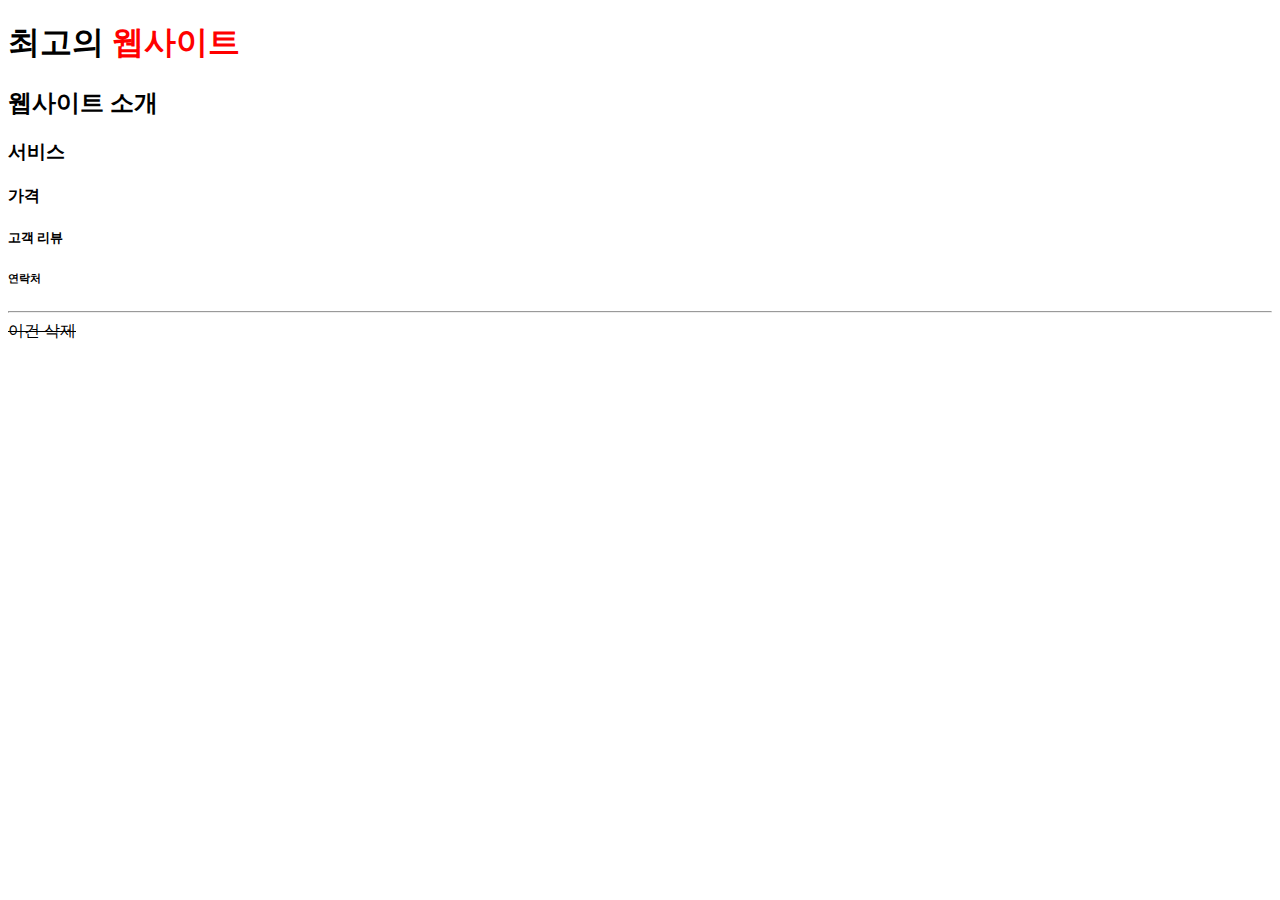
<file: day2/index.html>
<!DOCTYPE html>
<html lang="ko">
  <head>
    <meta charset="UTF-8" />
    <meta name="viewport" content="width=device-width, initial-scale=1.0" />
    <title>Week2</title>
  </head>
  <body>
    <h1>최고의 <span style="color: red">웹사이트</span></h1>
    <h2>웹사이트 소개</h2>
    <h3>서비스</h3>
    <h4>가격</h4>
    <h5>고객 리뷰</h5>
    <h6>연락처</h6>
    <hr />
    <s>이건 삭제</s>
  </body>
</html>
</file>
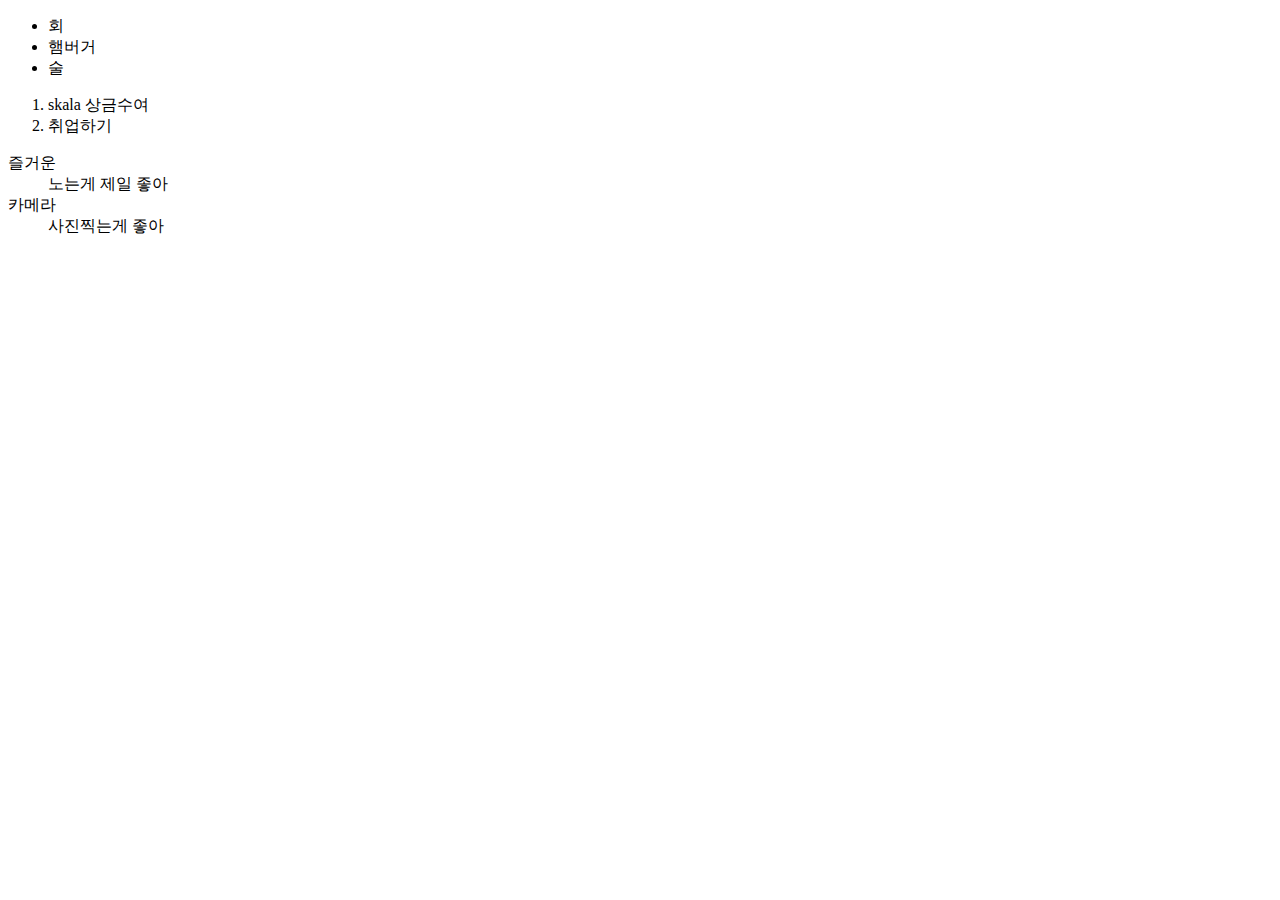
<file: day2/list.html>
<!DOCTYPE html>
<html lang="en">
  <head>
    <meta charset="UTF-8" />
    <meta name="viewport" content="width=device-width, initial-scale=1.0" />
    <title>Document</title>
  </head>
  <body>
    <ul>
      <li>회</li>
      <li>햄버거</li>
      <li>술</li>
    </ul>
    <ol>
      <li>skala 상금수여</li>
      <li>취업하기</li>
    </ol>

    <dl>
      <dt>즐거운</dt>
      <dd>노는게 제일 좋아</dd>
      <dt>카메라</dt>
      <dd>사진찍는게 좋아</dd>
    </dl>
  </body>
</html>
</file>
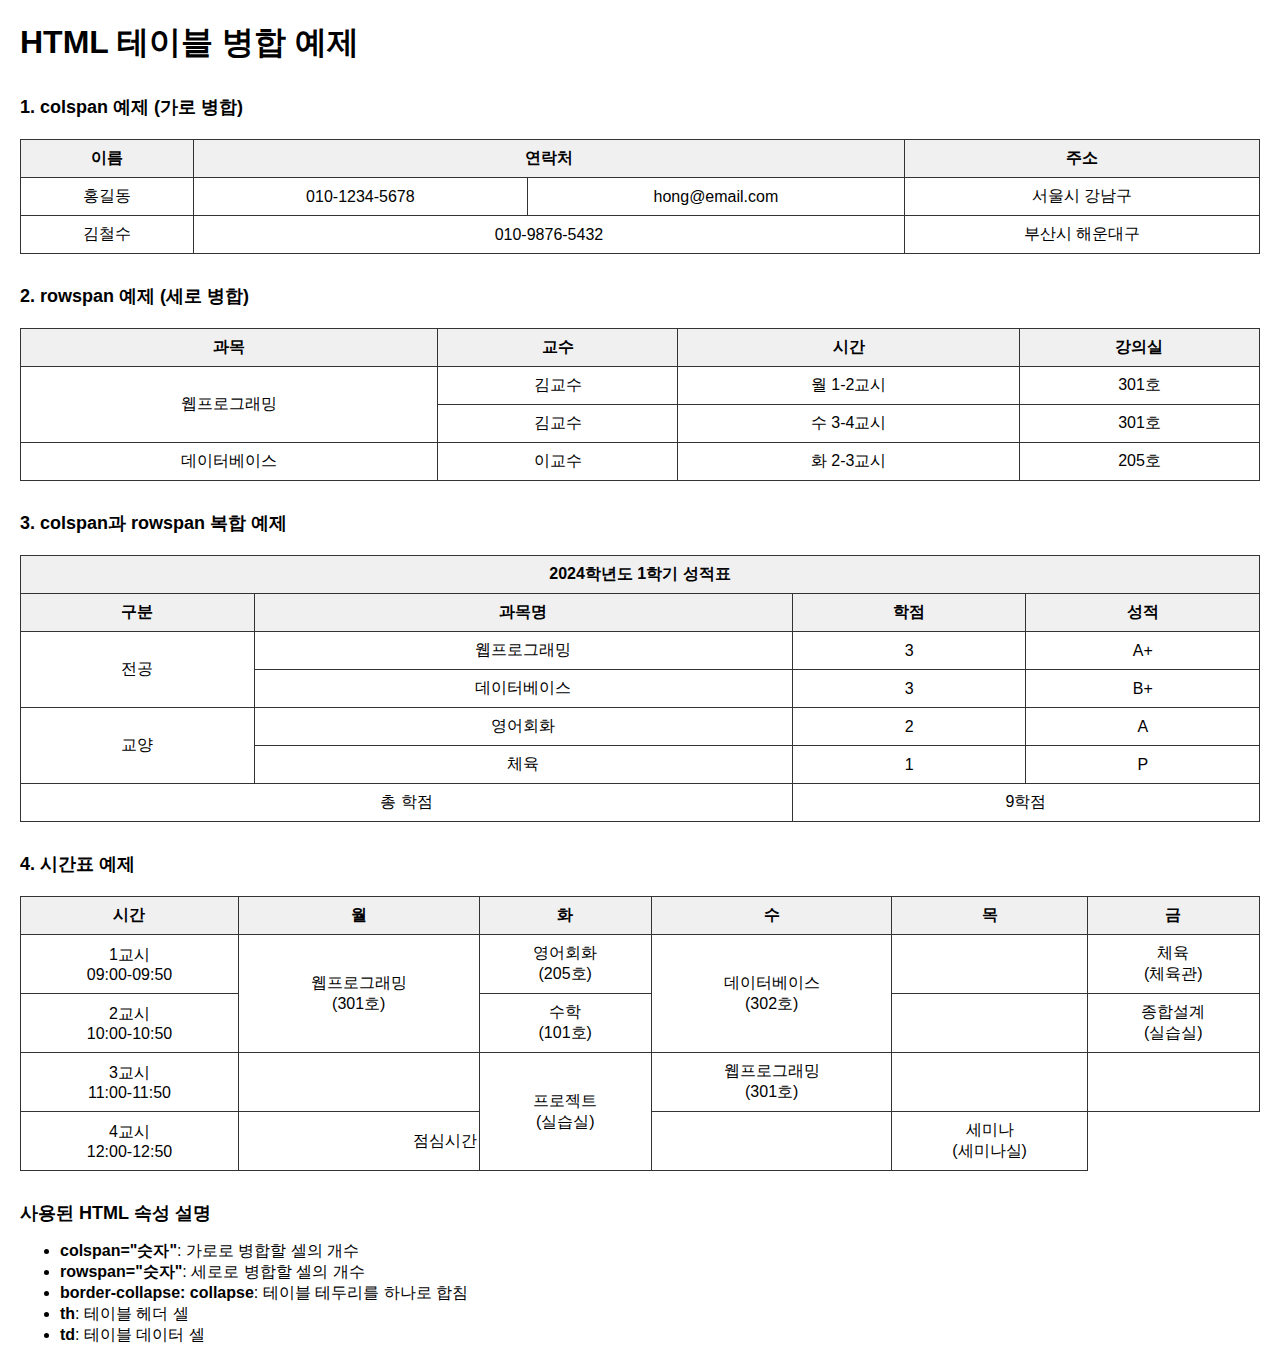
<file: day2/timetable.html>
<!DOCTYPE html>
<html lang="ko">
  <head>
    <meta charset="UTF-8" />
    <meta name="viewport" content="width=device-width, initial-scale=1.0" />
    <title>테이블 병합 예제</title>
    <style>
      body {
        font-family: Arial, sans-serif;
        margin: 20px;
      }
      table {
        border-collapse: collapse;
        margin: 20px 0;
        width: 100%;
      }
      th,
      td {
        border: 1px solid #333;
        padding: 8px;
        text-align: center;
      }
      th {
        background-color: #f0f0f0;
      }
      .example-title {
        margin-top: 30px;
        margin-bottom: 10px;
        font-size: 18px;
        font-weight: bold;
      }
    </style>
  </head>
  <body>
    <h1>HTML 테이블 병합 예제</h1>

    <div class="example-title">1. colspan 예제 (가로 병합)</div>
    <table>
      <tr>
        <th>이름</th>
        <th colspan="2">연락처</th>
        <th>주소</th>
      </tr>
      <tr>
        <td>홍길동</td>
        <td>010-1234-5678</td>
        <td>hong@email.com</td>
        <td>서울시 강남구</td>
      </tr>
      <tr>
        <td>김철수</td>
        <td colspan="2">010-9876-5432</td>
        <td>부산시 해운대구</td>
      </tr>
    </table>

    <div class="example-title">2. rowspan 예제 (세로 병합)</div>
    <table>
      <tr>
        <th>과목</th>
        <th>교수</th>
        <th>시간</th>
        <th>강의실</th>
      </tr>
      <tr>
        <td rowspan="2">웹프로그래밍</td>
        <td>김교수</td>
        <td>월 1-2교시</td>
        <td>301호</td>
      </tr>
      <tr>
        <td>김교수</td>
        <td>수 3-4교시</td>
        <td>301호</td>
      </tr>
      <tr>
        <td>데이터베이스</td>
        <td>이교수</td>
        <td>화 2-3교시</td>
        <td>205호</td>
      </tr>
    </table>

    <div class="example-title">3. colspan과 rowspan 복합 예제</div>
    <table>
      <tr>
        <th colspan="4">2024학년도 1학기 성적표</th>
      </tr>
      <tr>
        <th>구분</th>
        <th>과목명</th>
        <th>학점</th>
        <th>성적</th>
      </tr>
      <tr>
        <td rowspan="2">전공</td>
        <td>웹프로그래밍</td>
        <td>3</td>
        <td>A+</td>
      </tr>
      <tr>
        <td>데이터베이스</td>
        <td>3</td>
        <td>B+</td>
      </tr>
      <tr>
        <td rowspan="2">교양</td>
        <td>영어회화</td>
        <td>2</td>
        <td>A</td>
      </tr>
      <tr>
        <td>체육</td>
        <td>1</td>
        <td>P</td>
      </tr>
      <tr>
        <td colspan="2">총 학점</td>
        <td colspan="2">9학점</td>
      </tr>
    </table>

    <div class="example-title">4. 시간표 예제</div>
    <table>
      <tr>
        <th>시간</th>
        <th>월</th>
        <th>화</th>
        <th>수</th>
        <th>목</th>
        <th>금</th>
      </tr>
      <tr>
        <td>1교시<br />09:00-09:50</td>
        <td rowspan="2">웹프로그래밍<br />(301호)</td>
        <td>영어회화<br />(205호)</td>
        <td rowspan="2">데이터베이스<br />(302호)</td>
        <td></td>
        <td>체육<br />(체육관)</td>
      </tr>
      <tr>
        <td>2교시<br />10:00-10:50</td>
        <td>수학<br />(101호)</td>
        <td></td>
        <td colspan="2">종합설계<br />(실습실)</td>
      </tr>
      <tr>
        <td>3교시<br />11:00-11:50</td>
        <td></td>
        <td rowspan="2">프로젝트<br />(실습실)</td>
        <td>웹프로그래밍<br />(301호)</td>
        <td></td>
        <td></td>
      </tr>
      <tr>
        <td>4교시<br />12:00-12:50</td>
        <td colspan="2">점심시간</td>
        <td></td>
        <td>세미나<br />(세미나실)</td>
      </tr>
    </table>

    <div class="example-title">사용된 HTML 속성 설명</div>
    <ul>
      <li><strong>colspan="숫자"</strong>: 가로로 병합할 셀의 개수</li>
      <li><strong>rowspan="숫자"</strong>: 세로로 병합할 셀의 개수</li>
      <li>
        <strong>border-collapse: collapse</strong>: 테이블 테두리를 하나로 합침
      </li>
      <li><strong>th</strong>: 테이블 헤더 셀</li>
      <li><strong>td</strong>: 테이블 데이터 셀</li>
    </ul>
  </body>
</html>
</file>
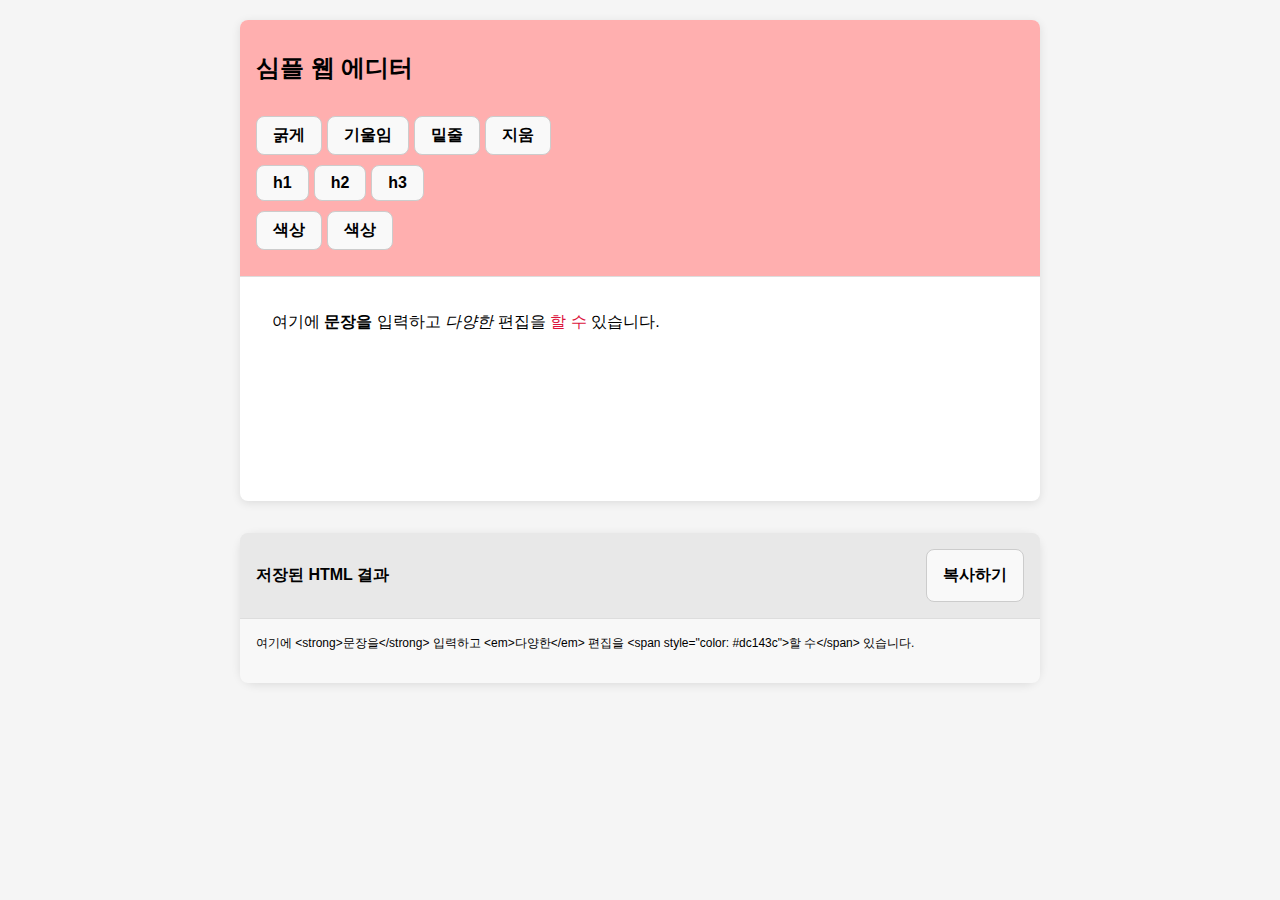
<file: day2/webEditor.html>
<!DOCTYPE html>
<html lang="ko">
  <head>
    <meta charset="UTF-8" />
    <meta name="viewport" content="width=device-width, initial-scale=1.0" />
    <title>심플 웹 에디터</title>
    <link rel="stylesheet" href="WebEditorCSS.css" />
  </head>
  <body>
    <div class="editor-container">
      <div class="editor-header">
        <div class="editor-title">심플 웹 에디터</div>
        <div class="toolbar">
          <button onclick="formatText('bold')">굵게</button>
          <button onclick="formatText('italic')">기울임</button>
          <button onclick="formatText('underline')">밑줄</button>
          <button onclick="formatText('strikeThrough')">지움</button>
        </div>
        <div class="toolbar">
          <button onclick="formatText('formatBlock', false, '<h1>')">h1</button>
          <button onclick="formatText('formatBlock', false, '<h2>')">h2</button>
          <button onclick="formatText('formatBlock', false, '<h3>')">h3</button>
        </div>
        <div class="toolbar">
          <button onclick="changeColor()">색상</button>
          <button onclick="changeColor()">색상</button>
        </div>
      </div>
      <div
        class="editor-content"
        contenteditable="true"
        id="editor"
        onkeyup="updateHTML()"
        onmouseup="updateHTML()"
      >
        여기에 <strong>문장을</strong> 입력하고 <em>다양한</em> 편집을
        <span style="color: #dc143c">할 수</span> 있습니다.
      </div>
    </div>

    <div class="html-output">
      <div class="html-output-header">
        <p>저장된 HTML 결과</p>
        <button onclick="copyToClipboard()">복사하기</button>
      </div>

      <div class="html-output-content" id="htmlOutput">
        여기에&nbsp;<strong>문장을</strong>&nbsp;입력하고&nbsp;<em>다양한</em>&nbsp;편집을&nbsp;<span
          style="color: #dc143c"
          >할 수</span
        >&nbsp;있습니다.
      </div>
    </div>

    <script>
      function formatText(command, bool = false, value = null) {
        document.execCommand(command, bool, value);
        updateHTML();
      }

      function changeColor() {
        const color = prompt("색상을 입력하세요 (예: red, #ff0000):");
        if (color) {
          document.execCommand("foreColor", false, color);
          updateHTML();
        }
      }

      function updateHTML() {
        const editor = document.getElementById("editor");
        const output = document.getElementById("htmlOutput");
        output.textContent = editor.innerHTML;
      }

      function copyToClipboard() {
        const output = document.getElementById("htmlOutput");
        console.log(output.textContent);
        navigator.clipboard
          .writeText(output.textContent)
          .then(() => {
            alert("HTML이 클립보드에 복사되었습니다.");
          })
          .catch((err) => {
            console.error("클립보드 복사 실패:", err);
            alert("클립보드 복사에 실패했습니다.");
          });
      }

      // 초기 HTML 표시
      updateHTML();

      // 붙여넣기 시 일반 텍스트로 변환
      document.getElementById("editor").addEventListener("paste", function (e) {
        e.preventDefault();
        const text = (e.originalEvent || e).clipboardData.getData("text/plain");
        document.execCommand("insertText", false, text);
        updateHTML();
      });
    </script>
  </body>
</html>
</file>
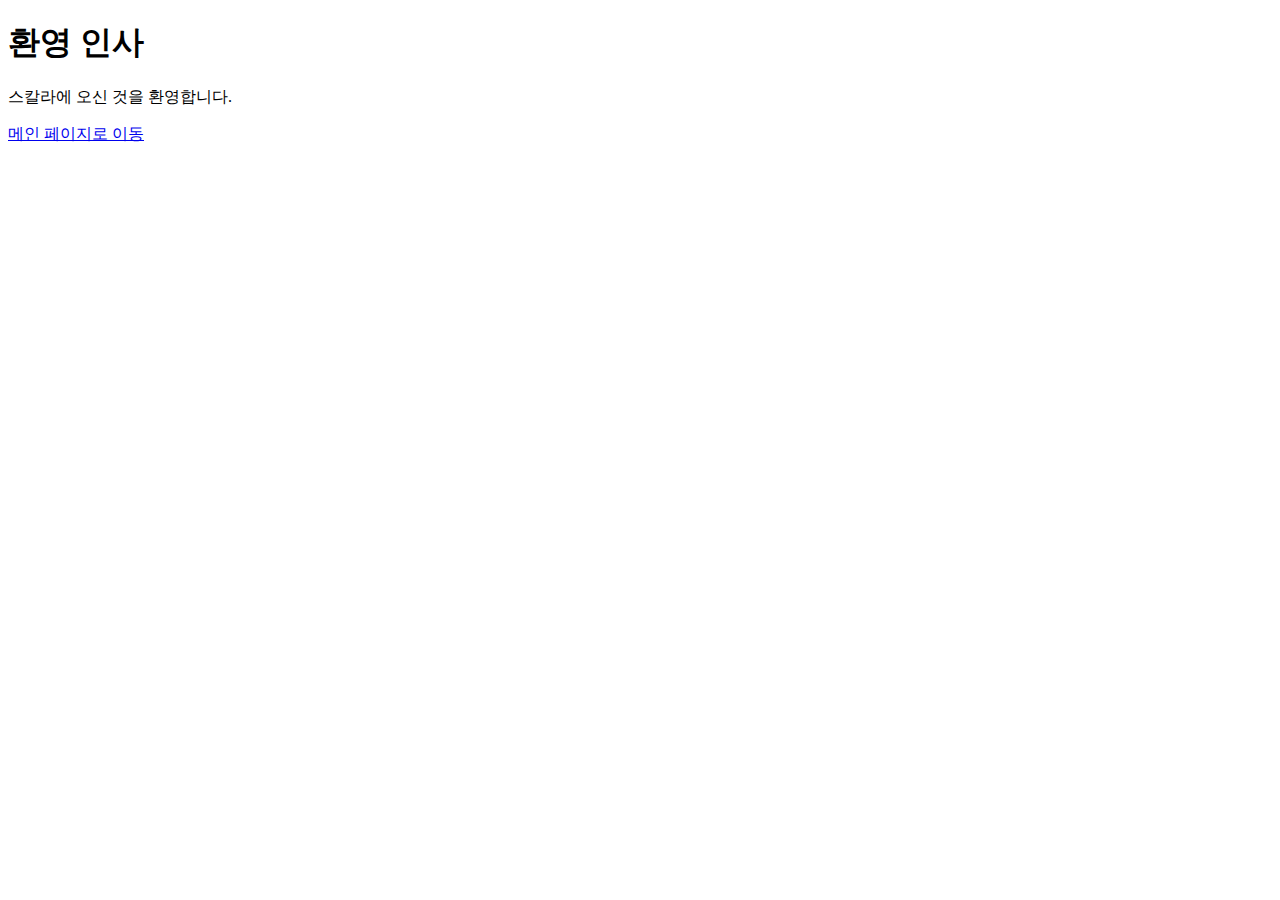
<file: day2/welcome.html>
<!DOCTYPE html>
<html lang="ko">
  <head>
    <meta charset="UTF-8" />
    <meta name="viewport" content="width=device-width, initial-scale=1.0" />
    <title>Welcome to SKALA</title>
  </head>
  <body>
    <h1>환영 인사</h1>
    <p>스칼라에 오신 것을 환영합니다.</p>
    <a href="index.html">메인 페이지로 이동</a>
  </body>
</html>
</file>
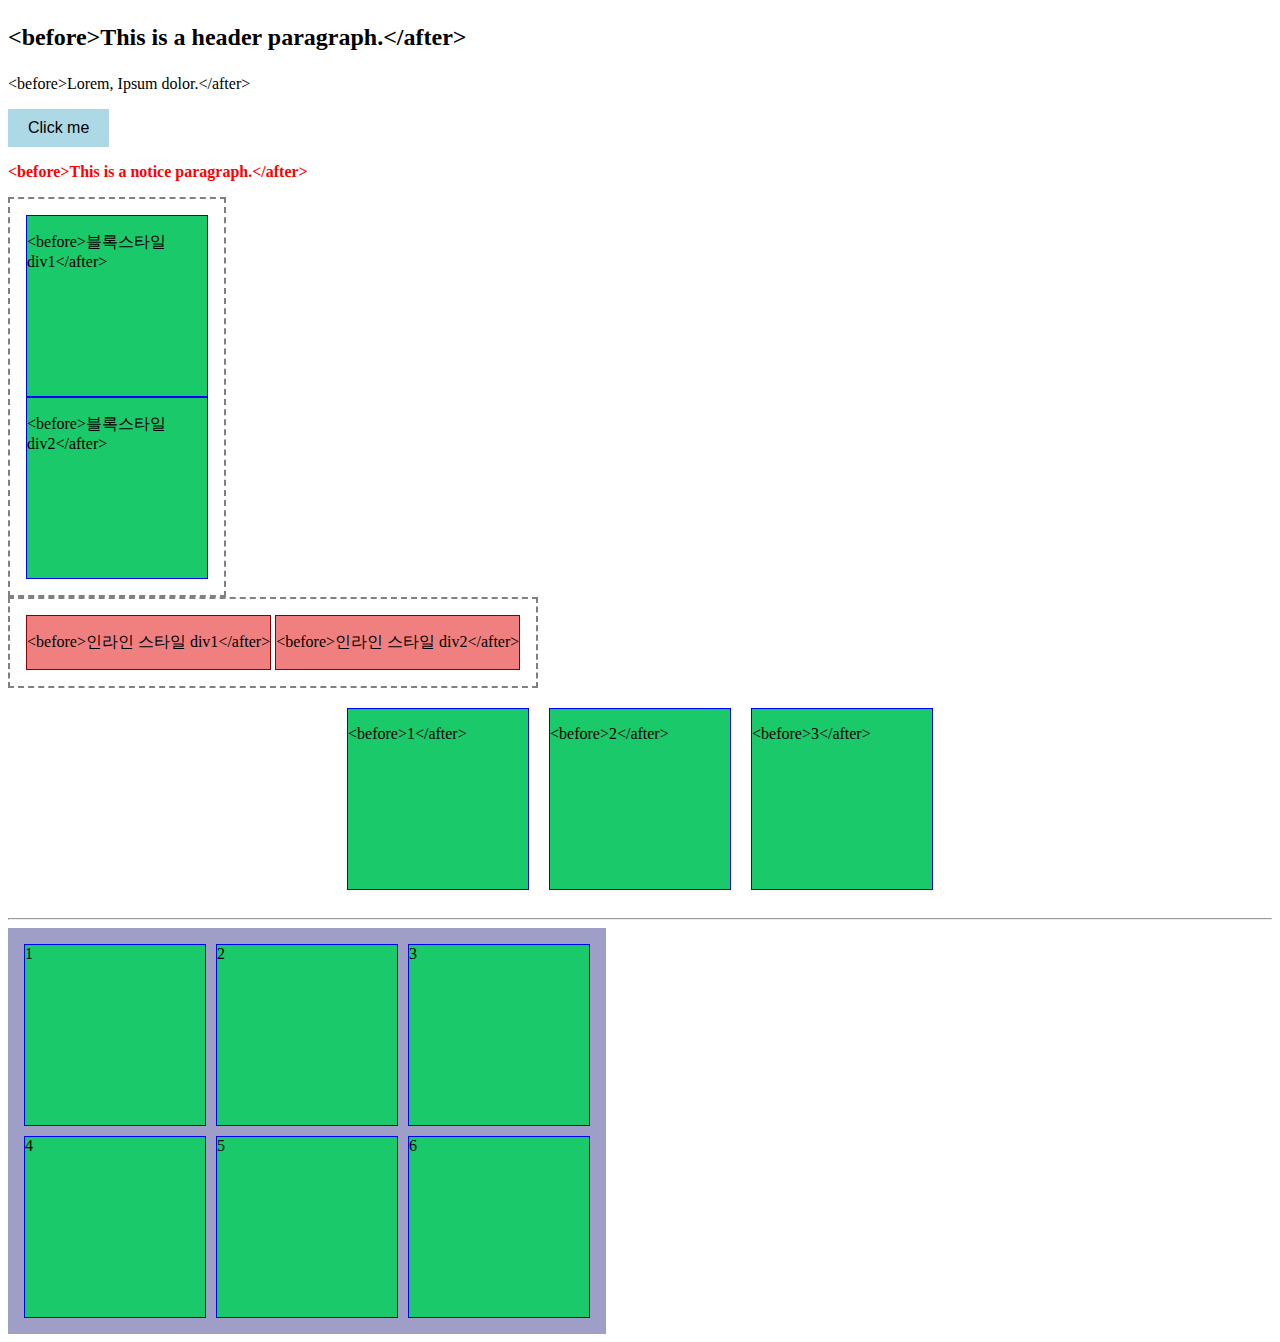
<file: day3/beforeAfter.html>
<!DOCTYPE html>
<html lang="en">
  <head>
    <meta charset="UTF-8" />
    <meta name="viewport" content="width=device-width, initial-scale=1.0" />
    <title>Document</title>
    <style>
      p::before {
        content: "<before>";
      }
      p::after {
        content: "</after>";
      }
      p.notice {
        color: red;
        font-weight: bold;
      }
      p#header {
        font-size: 24px;
        font-weight: bold;
      }
      button {
        background-color: lightblue;
        border: none;
        padding: 10px 20px;
        font-size: 16px;
        cursor: pointer;
      }
      button:hover {
        background-color: deepskyblue;
      }
      .container {
        display: flex;
        gap: 10px;
        border: 2px dashed gray;
        padding: 1rem;
        display: inline-block;
      }
      .block {
        width: 20vh;
        height: 20vh;
        background-color: rgb(26, 201, 105);
        border: 1px solid blue;
      }
      .block-inline {
        background-color: lightcoral;
        border: 1px solid darkred;
        display: inline-block;
      }
      .container-center {
        /* border: 1px dashed gray; */
        padding: 20px;
        display: flex;
        justify-content: center;
        align-items: center;
        gap: 20px;
      }
      .grid-container {
        width: fit-content;
        background: #9e9ec6;
        padding: 1rem;
        display: grid;
        grid-template-columns: repeat(3, 1fr);
        gap: 10px;
      }
    </style>
  </head>
  <body>
    <p id="header">This is a header paragraph.</p>
    <p>Lorem, Ipsum dolor.</p>
    <button>Click me</button>
    <p class="notice">This is a notice paragraph.</p>
    <div class="container">
      <div class="block"><p>블록스타일 div1</p></div>
      <div class="block"><p>블록스타일 div2</p></div>
    </div>
    <br />
    <div class="container">
      <div class="block-inline"><p>인라인 스타일 div1</p></div>
      <div class="block-inline"><p>인라인 스타일 div2</p></div>
    </div>

    <br />
    <div class="container-center">
      <div class="block"><p>1</p></div>
      <div class="block"><p>2</p></div>
      <div class="block"><p>3</p></div>
    </div>

    <hr />
    <div class="grid-container">
      <div class="block">1</div>
      <div class="block">2</div>
      <div class="block">3</div>
      <div class="block">4</div>
      <div class="block">5</div>
      <div class="block">6</div>
    </div>
  </body>
</html>
</file>
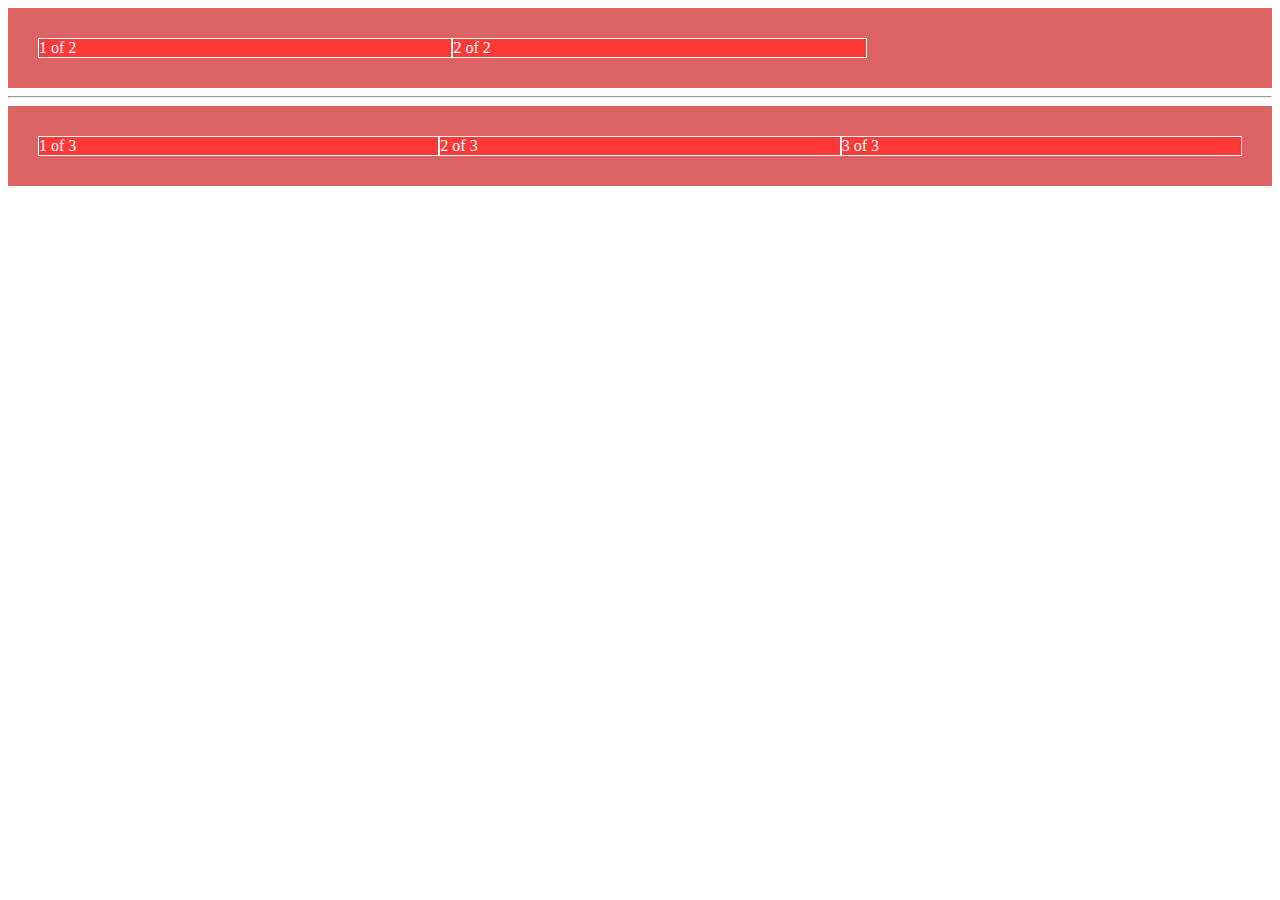
<file: day3/grid.html>
<!DOCTYPE html>
<html lang="en">
  <head>
    <meta charset="UTF-8" />
    <meta name="viewport" content="width=device-width, initial-scale=1.0" />
    <title>Document</title>
    <style>
      div.container {
        display: grid;
        grid-template-columns: auto auto auto;
        background: #db6363;
        padding: 30px;
      }
      div.box {
        background: #ff3838;
        color: #ffffff;
        border: #ffffff 1px solid;
      }
    </style>
  </head>
  <body>
    <div class="container">
      <div class="box">1 of 2</div>
      <div class="box">2 of 2</div>
    </div>
    <hr />
    <div class="container">
      <div class="box">1 of 3</div>
      <div class="box">2 of 3</div>
      <div class="box">3 of 3</div>
    </div>
  </body>
</html>
</file>
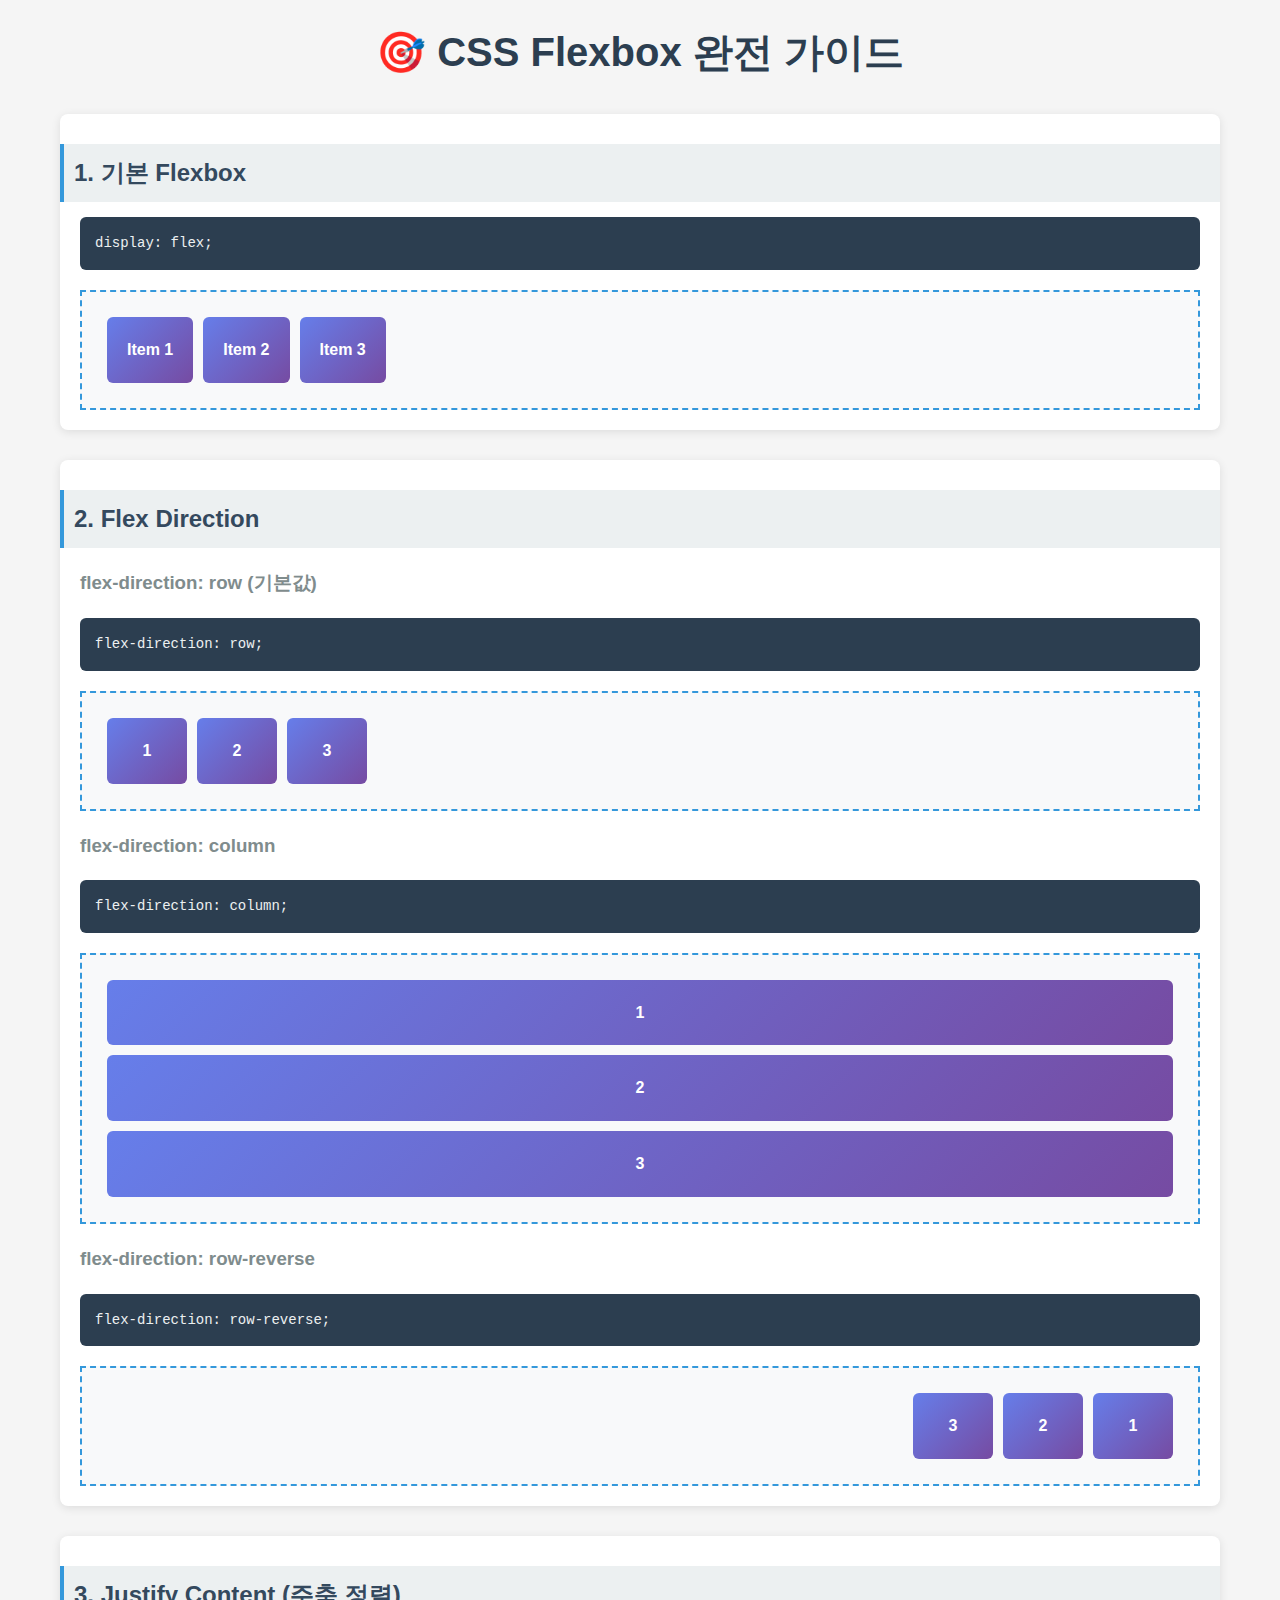
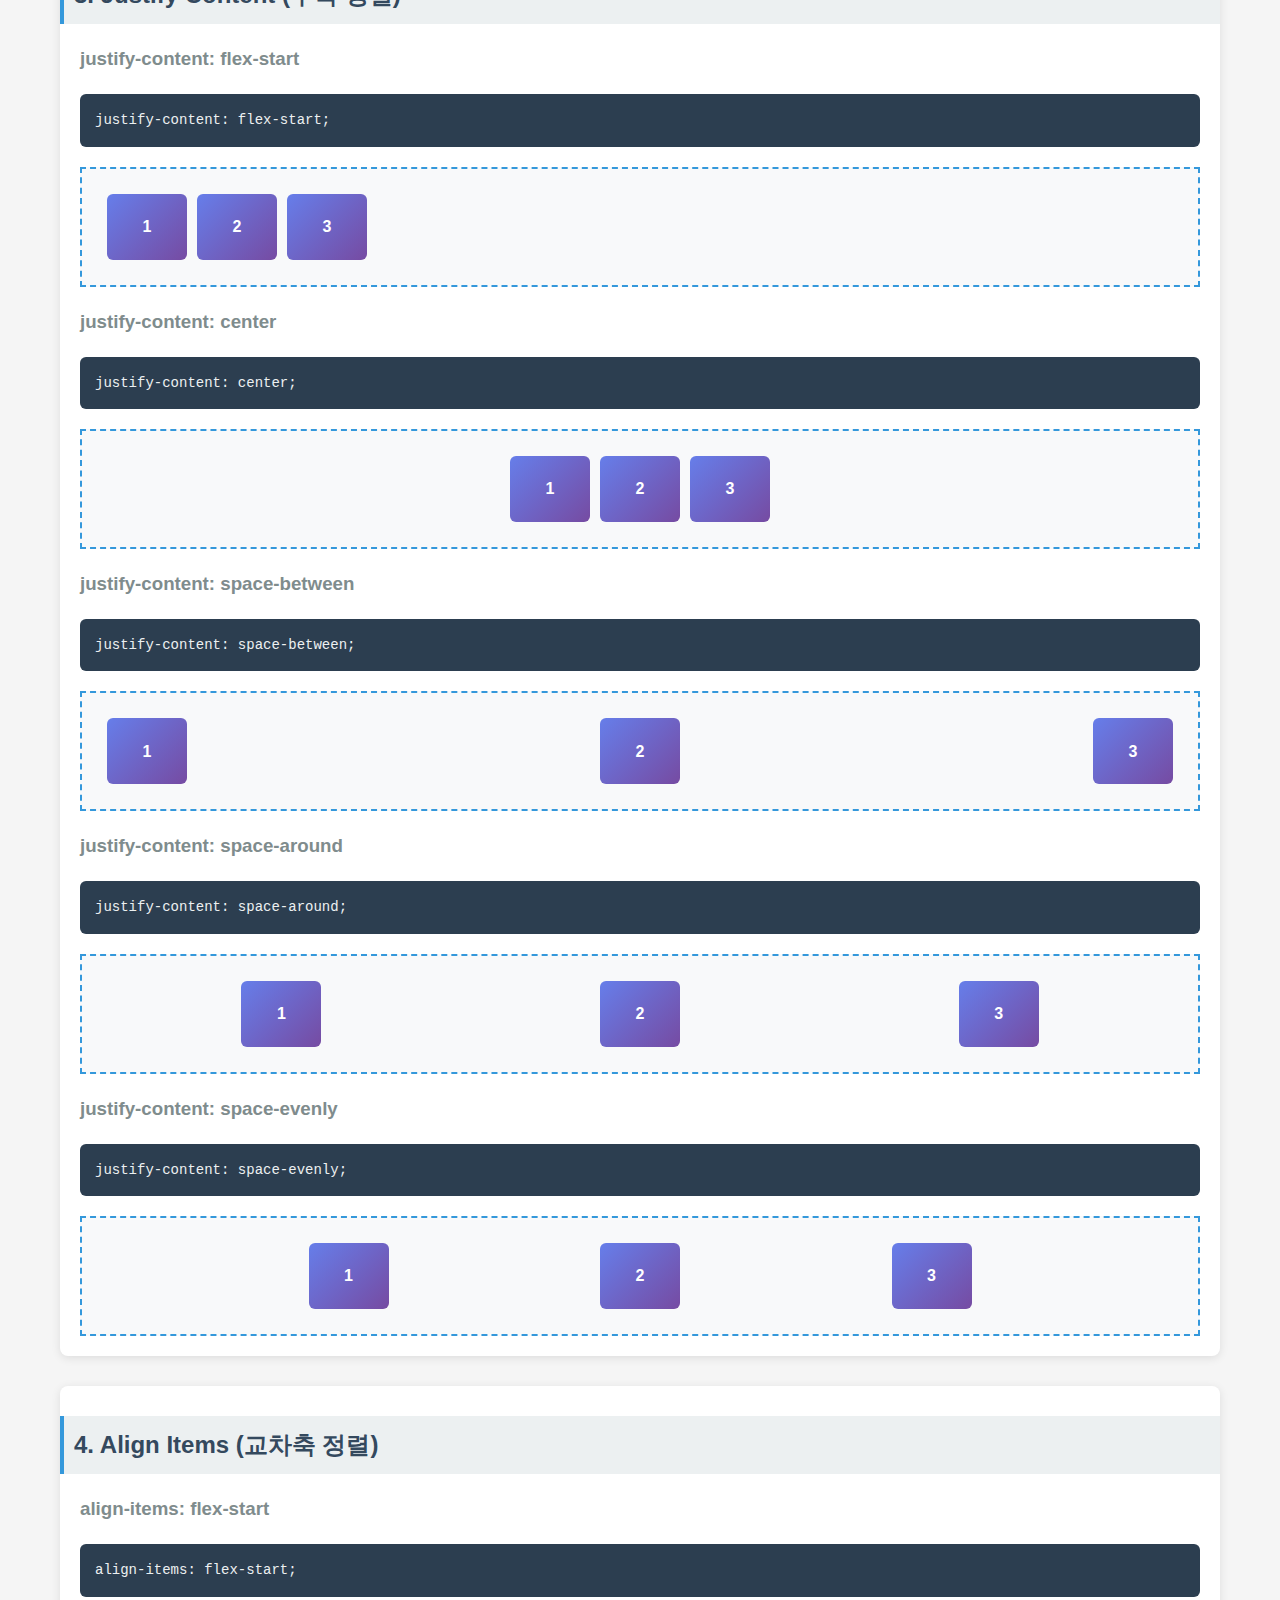
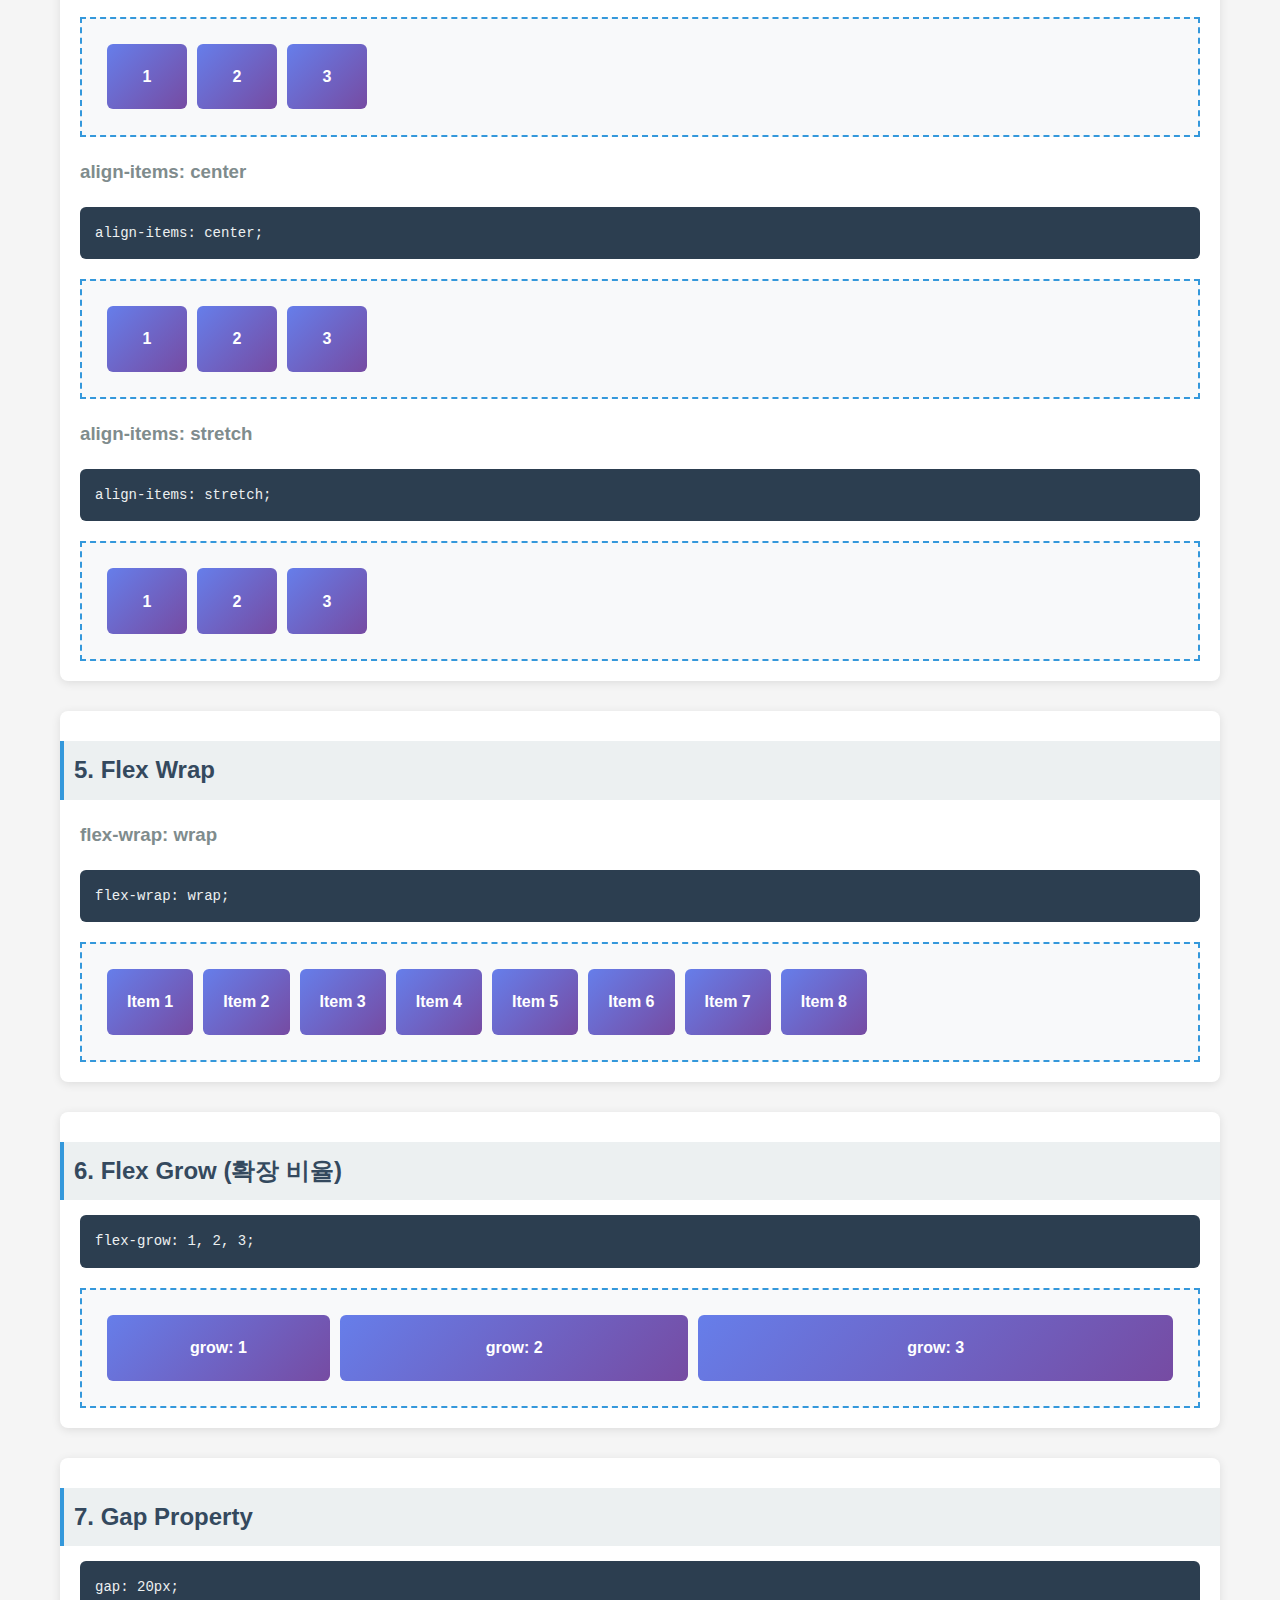
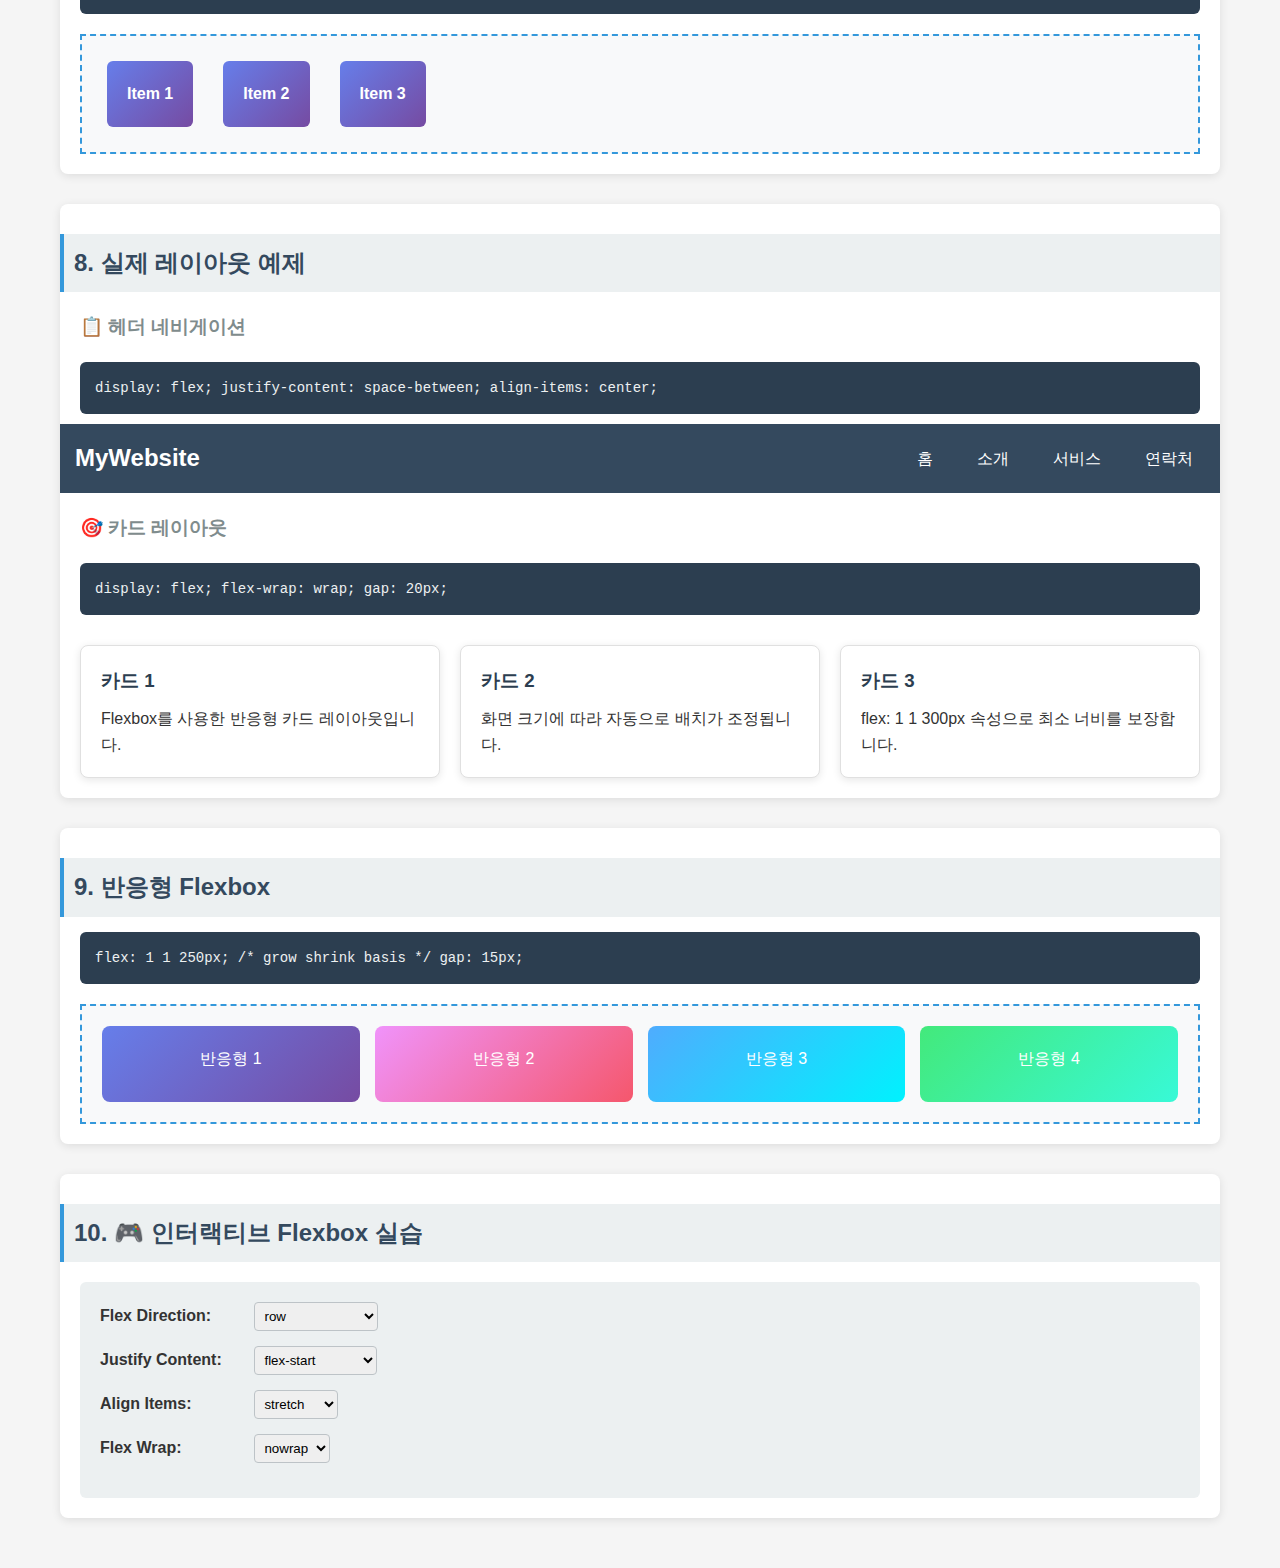
<file: day3/index4-Flex.html>
<!DOCTYPE html>
<html lang="ko">
  <head>
    <meta charset="UTF-8" />
    <meta name="viewport" content="width=device-width, initial-scale=1.0" />
    <title>CSS Flexbox 샘플 모음</title>
    <style>
      * {
        margin: 0;
        padding: 0;
        box-sizing: border-box;
      }

      body {
        font-family: "Segoe UI", Tahoma, Geneva, Verdana, sans-serif;
        line-height: 1.6;
        color: #333;
        background: #f5f5f5;
      }

      .container {
        max-width: 1200px;
        margin: 0 auto;
        padding: 20px;
      }

      h1 {
        text-align: center;
        color: #2c3e50;
        margin-bottom: 30px;
        font-size: 2.5em;
      }

      h2 {
        color: #34495e;
        margin: 30px 0 15px 0;
        padding: 10px;
        background: #ecf0f1;
        border-left: 4px solid #3498db;
      }

      .demo-section {
        background: white;
        margin-bottom: 30px;
        border-radius: 8px;
        box-shadow: 0 2px 10px rgba(0, 0, 0, 0.1);
        overflow: hidden;
      }

      .demo-container {
        border: 2px dashed #3498db;
        margin: 20px;
        padding: 20px;
        min-height: 120px;
        background: #f8f9fa;
      }

      .flex-item {
        background: linear-gradient(135deg, #667eea 0%, #764ba2 100%);
        color: white;
        padding: 20px;
        margin: 5px;
        border-radius: 6px;
        text-align: center;
        font-weight: bold;
        min-width: 80px;
        display: flex;
        align-items: center;
        justify-content: center;
      }

      .code-snippet {
        background: #2c3e50;
        color: #ecf0f1;
        padding: 15px;
        margin: 10px 20px;
        border-radius: 6px;
        font-family: "Courier New", monospace;
        font-size: 14px;
        overflow-x: auto;
      }

      /* 기본 Flexbox */
      .basic-flex {
        display: flex;
      }

      /* Direction 예제 */
      .flex-row {
        display: flex;
        flex-direction: row;
      }

      .flex-column {
        display: flex;
        flex-direction: column;
      }

      .flex-row-reverse {
        display: flex;
        flex-direction: row-reverse;
      }

      /* Justify Content 예제 */
      .justify-start {
        display: flex;
        justify-content: flex-start;
      }

      .justify-center {
        display: flex;
        justify-content: center;
      }

      .justify-end {
        display: flex;
        justify-content: flex-end;
      }

      .justify-between {
        display: flex;
        justify-content: space-between;
      }

      .justify-around {
        display: flex;
        justify-content: space-around;
      }

      .justify-evenly {
        display: flex;
        justify-content: space-evenly;
      }

      /* Align Items 예제 */
      .align-start {
        display: flex;
        align-items: flex-start;
        height: 120px;
      }

      .align-center {
        display: flex;
        align-items: center;
        height: 120px;
      }

      .align-end {
        display: flex;
        align-items: flex-end;
        height: 120px;
      }

      .align-stretch {
        display: flex;
        align-items: stretch;
        height: 120px;
      }

      .align-baseline {
        display: flex;
        align-items: baseline;
        height: 120px;
      }

      /* Flex Wrap 예제 */
      .flex-wrap {
        display: flex;
        flex-wrap: wrap;
      }

      .flex-nowrap {
        display: flex;
        flex-wrap: nowrap;
      }

      /* Flex Properties 예제 */
      .flex-grow-demo {
        display: flex;
      }

      .grow-1 {
        flex-grow: 1;
      }
      .grow-2 {
        flex-grow: 2;
      }
      .grow-3 {
        flex-grow: 3;
      }

      .flex-shrink-demo {
        display: flex;
        width: 300px;
      }

      .shrink-0 {
        flex-shrink: 0;
        width: 150px;
      }
      .shrink-1 {
        flex-shrink: 1;
        width: 150px;
      }

      /* 실제 레이아웃 예제 */
      .header-layout {
        display: flex;
        justify-content: space-between;
        align-items: center;
        padding: 15px;
        background: #34495e;
        color: white;
      }

      .logo {
        font-size: 1.5em;
        font-weight: bold;
      }

      .nav {
        display: flex;
        list-style: none;
        gap: 20px;
      }

      .nav a {
        color: white;
        text-decoration: none;
        padding: 8px 12px;
        border-radius: 4px;
        transition: background 0.3s;
      }

      .nav a:hover {
        background: rgba(255, 255, 255, 0.2);
      }

      .card-layout {
        display: flex;
        flex-wrap: wrap;
        gap: 20px;
        padding: 20px;
      }

      .card {
        flex: 1 1 300px;
        background: white;
        border-radius: 8px;
        padding: 20px;
        box-shadow: 0 2px 8px rgba(0, 0, 0, 0.1);
        border: 1px solid #e0e0e0;
      }

      .card h3 {
        color: #2c3e50;
        margin-bottom: 10px;
      }

      .footer-layout {
        display: flex;
        justify-content: center;
        align-items: center;
        padding: 20px;
        background: #95a5a6;
        color: white;
        margin-top: 20px;
      }

      /* 반응형 예제 */
      .responsive-flex {
        display: flex;
        flex-wrap: wrap;
        gap: 15px;
      }

      .responsive-item {
        flex: 1 1 250px;
        background: linear-gradient(45deg, #ff6b6b, #4ecdc4);
        color: white;
        padding: 20px;
        border-radius: 8px;
        text-align: center;
      }

      /* 유틸리티 클래스 */
      .gap-10 {
        gap: 10px;
      }
      .gap-20 {
        gap: 20px;
      }
      .gap-30 {
        gap: 30px;
      }

      /* 인터랙티브 컨트롤 */
      .controls {
        padding: 20px;
        background: #ecf0f1;
        margin: 20px;
        border-radius: 6px;
      }

      .control-group {
        margin-bottom: 15px;
      }

      label {
        display: inline-block;
        width: 150px;
        font-weight: bold;
      }

      select,
      input[type="range"] {
        padding: 5px;
        border: 1px solid #bdc3c7;
        border-radius: 4px;
      }

      .interactive-demo {
        display: flex;
        transition: all 0.3s ease;
      }

      /* 특별한 아이템들 */
      .item-1 {
        background: linear-gradient(135deg, #667eea 0%, #764ba2 100%);
      }
      .item-2 {
        background: linear-gradient(135deg, #f093fb 0%, #f5576c 100%);
      }
      .item-3 {
        background: linear-gradient(135deg, #4facfe 0%, #00f2fe 100%);
      }
      .item-4 {
        background: linear-gradient(135deg, #43e97b 0%, #38f9d7 100%);
      }
      .item-5 {
        background: linear-gradient(135deg, #fa709a 0%, #fee140 100%);
      }
    </style>
  </head>
  <body>
    <div class="container">
      <h1>🎯 CSS Flexbox 완전 가이드</h1>

      <!-- 기본 Flexbox -->
      <div class="demo-section">
        <h2>1. 기본 Flexbox</h2>
        <div class="code-snippet">display: flex;</div>
        <div class="demo-container basic-flex">
          <div class="flex-item">Item 1</div>
          <div class="flex-item">Item 2</div>
          <div class="flex-item">Item 3</div>
        </div>
      </div>

      <!-- Flex Direction -->
      <div class="demo-section">
        <h2>2. Flex Direction</h2>

        <h3 style="margin: 20px; color: #7f8c8d">
          flex-direction: row (기본값)
        </h3>
        <div class="code-snippet">flex-direction: row;</div>
        <div class="demo-container flex-row">
          <div class="flex-item">1</div>
          <div class="flex-item">2</div>
          <div class="flex-item">3</div>
        </div>

        <h3 style="margin: 20px; color: #7f8c8d">flex-direction: column</h3>
        <div class="code-snippet">flex-direction: column;</div>
        <div class="demo-container flex-column">
          <div class="flex-item">1</div>
          <div class="flex-item">2</div>
          <div class="flex-item">3</div>
        </div>

        <h3 style="margin: 20px; color: #7f8c8d">
          flex-direction: row-reverse
        </h3>
        <div class="code-snippet">flex-direction: row-reverse;</div>
        <div class="demo-container flex-row-reverse">
          <div class="flex-item">1</div>
          <div class="flex-item">2</div>
          <div class="flex-item">3</div>
        </div>
      </div>

      <!-- Justify Content -->
      <div class="demo-section">
        <h2>3. Justify Content (주축 정렬)</h2>

        <h3 style="margin: 20px; color: #7f8c8d">
          justify-content: flex-start
        </h3>
        <div class="code-snippet">justify-content: flex-start;</div>
        <div class="demo-container justify-start">
          <div class="flex-item">1</div>
          <div class="flex-item">2</div>
          <div class="flex-item">3</div>
        </div>

        <h3 style="margin: 20px; color: #7f8c8d">justify-content: center</h3>
        <div class="code-snippet">justify-content: center;</div>
        <div class="demo-container justify-center">
          <div class="flex-item">1</div>
          <div class="flex-item">2</div>
          <div class="flex-item">3</div>
        </div>

        <h3 style="margin: 20px; color: #7f8c8d">
          justify-content: space-between
        </h3>
        <div class="code-snippet">justify-content: space-between;</div>
        <div class="demo-container justify-between">
          <div class="flex-item">1</div>
          <div class="flex-item">2</div>
          <div class="flex-item">3</div>
        </div>

        <h3 style="margin: 20px; color: #7f8c8d">
          justify-content: space-around
        </h3>
        <div class="code-snippet">justify-content: space-around;</div>
        <div class="demo-container justify-around">
          <div class="flex-item">1</div>
          <div class="flex-item">2</div>
          <div class="flex-item">3</div>
        </div>

        <h3 style="margin: 20px; color: #7f8c8d">
          justify-content: space-evenly
        </h3>
        <div class="code-snippet">justify-content: space-evenly;</div>
        <div class="demo-container justify-evenly">
          <div class="flex-item">1</div>
          <div class="flex-item">2</div>
          <div class="flex-item">3</div>
        </div>
      </div>

      <!-- Align Items -->
      <div class="demo-section">
        <h2>4. Align Items (교차축 정렬)</h2>

        <h3 style="margin: 20px; color: #7f8c8d">align-items: flex-start</h3>
        <div class="code-snippet">align-items: flex-start;</div>
        <div class="demo-container align-start">
          <div class="flex-item">1</div>
          <div class="flex-item">2</div>
          <div class="flex-item">3</div>
        </div>

        <h3 style="margin: 20px; color: #7f8c8d">align-items: center</h3>
        <div class="code-snippet">align-items: center;</div>
        <div class="demo-container align-center">
          <div class="flex-item">1</div>
          <div class="flex-item">2</div>
          <div class="flex-item">3</div>
        </div>

        <h3 style="margin: 20px; color: #7f8c8d">align-items: stretch</h3>
        <div class="code-snippet">align-items: stretch;</div>
        <div class="demo-container align-stretch">
          <div class="flex-item">1</div>
          <div class="flex-item">2</div>
          <div class="flex-item">3</div>
        </div>
      </div>

      <!-- Flex Wrap -->
      <div class="demo-section">
        <h2>5. Flex Wrap</h2>

        <h3 style="margin: 20px; color: #7f8c8d">flex-wrap: wrap</h3>
        <div class="code-snippet">flex-wrap: wrap;</div>
        <div class="demo-container flex-wrap">
          <div class="flex-item">Item 1</div>
          <div class="flex-item">Item 2</div>
          <div class="flex-item">Item 3</div>
          <div class="flex-item">Item 4</div>
          <div class="flex-item">Item 5</div>
          <div class="flex-item">Item 6</div>
          <div class="flex-item">Item 7</div>
          <div class="flex-item">Item 8</div>
        </div>
      </div>

      <!-- Flex Properties -->
      <div class="demo-section">
        <h2>6. Flex Grow (확장 비율)</h2>
        <div class="code-snippet">flex-grow: 1, 2, 3;</div>
        <div class="demo-container flex-grow-demo">
          <div class="flex-item grow-1">grow: 1</div>
          <div class="flex-item grow-2">grow: 2</div>
          <div class="flex-item grow-3">grow: 3</div>
        </div>
      </div>

      <!-- Gap Property -->
      <div class="demo-section">
        <h2>7. Gap Property</h2>
        <div class="code-snippet">gap: 20px;</div>
        <div class="demo-container" style="display: flex; gap: 20px">
          <div class="flex-item">Item 1</div>
          <div class="flex-item">Item 2</div>
          <div class="flex-item">Item 3</div>
        </div>
      </div>

      <!-- 실제 레이아웃 예제 -->
      <div class="demo-section">
        <h2>8. 실제 레이아웃 예제</h2>

        <h3 style="margin: 20px; color: #7f8c8d">📋 헤더 네비게이션</h3>
        <div class="code-snippet">
          display: flex; justify-content: space-between; align-items: center;
        </div>
        <div class="header-layout">
          <div class="logo">MyWebsite</div>
          <nav>
            <ul class="nav">
              <li><a href="#">홈</a></li>
              <li><a href="#">소개</a></li>
              <li><a href="#">서비스</a></li>
              <li><a href="#">연락처</a></li>
            </ul>
          </nav>
        </div>

        <h3 style="margin: 20px; color: #7f8c8d">🎯 카드 레이아웃</h3>
        <div class="code-snippet">
          display: flex; flex-wrap: wrap; gap: 20px;
        </div>
        <div class="card-layout">
          <div class="card">
            <h3>카드 1</h3>
            <p>Flexbox를 사용한 반응형 카드 레이아웃입니다.</p>
          </div>
          <div class="card">
            <h3>카드 2</h3>
            <p>화면 크기에 따라 자동으로 배치가 조정됩니다.</p>
          </div>
          <div class="card">
            <h3>카드 3</h3>
            <p>flex: 1 1 300px 속성으로 최소 너비를 보장합니다.</p>
          </div>
        </div>
      </div>

      <!-- 반응형 Flexbox -->
      <div class="demo-section">
        <h2>9. 반응형 Flexbox</h2>
        <div class="code-snippet">
          flex: 1 1 250px; /* grow shrink basis */ gap: 15px;
        </div>
        <div class="demo-container responsive-flex">
          <div class="responsive-item item-1">반응형 1</div>
          <div class="responsive-item item-2">반응형 2</div>
          <div class="responsive-item item-3">반응형 3</div>
          <div class="responsive-item item-4">반응형 4</div>
        </div>
      </div>

      <!-- 인터랙티브 데모 -->
      <div class="demo-section">
        <h2>10. 🎮 인터랙티브 Flexbox 실습</h2>
        <div class="controls">
          <div class="control-group">
            <label for="direction">Flex Direction:</label>
            <select id="direction" onchange="updateDemo()">
              <option value="row">row</option>
              <option value="column">column</option>
              <option value="row-reverse">row-reverse</option>
              <option value="column-reverse">column-reverse</option>
            </select>
          </div>
          <div class="control-group">
            <label for="justify">Justify Content:</label>
            <select id="justify" onchange="updateDemo()">
              <option value="flex-start">flex-start</option>
              <option value="center">center</option>
              <option value="flex-end">flex-end</option>
              <option value="space-between">space-between</option>
              <option value="space-around">space-around</option>
              <option value="space-evenly">space-evenly</option>
            </select>
          </div>
          <div class="control-group">
            <label for="align">Align Items:</label>
            <select id="align" onchange="updateDemo()">
              <option value="stretch">stretch</option>
              <option value="flex-start">flex-start</option>
              <option value="center">center</option>
              <option value="flex-end">flex-end</option>
              <option value="baseline">baseline</option>
            </select>
          </div>
          <div class="control-group">
            <label for="wrap">Flex Wrap:</label>
            <select id="wrap" onchange="updateDemo()">
              <option value="nowrap">nowrap</option>
            </select>
          </div>
        </div>
      </div>
    </div>
  </body>
</html>
</file>
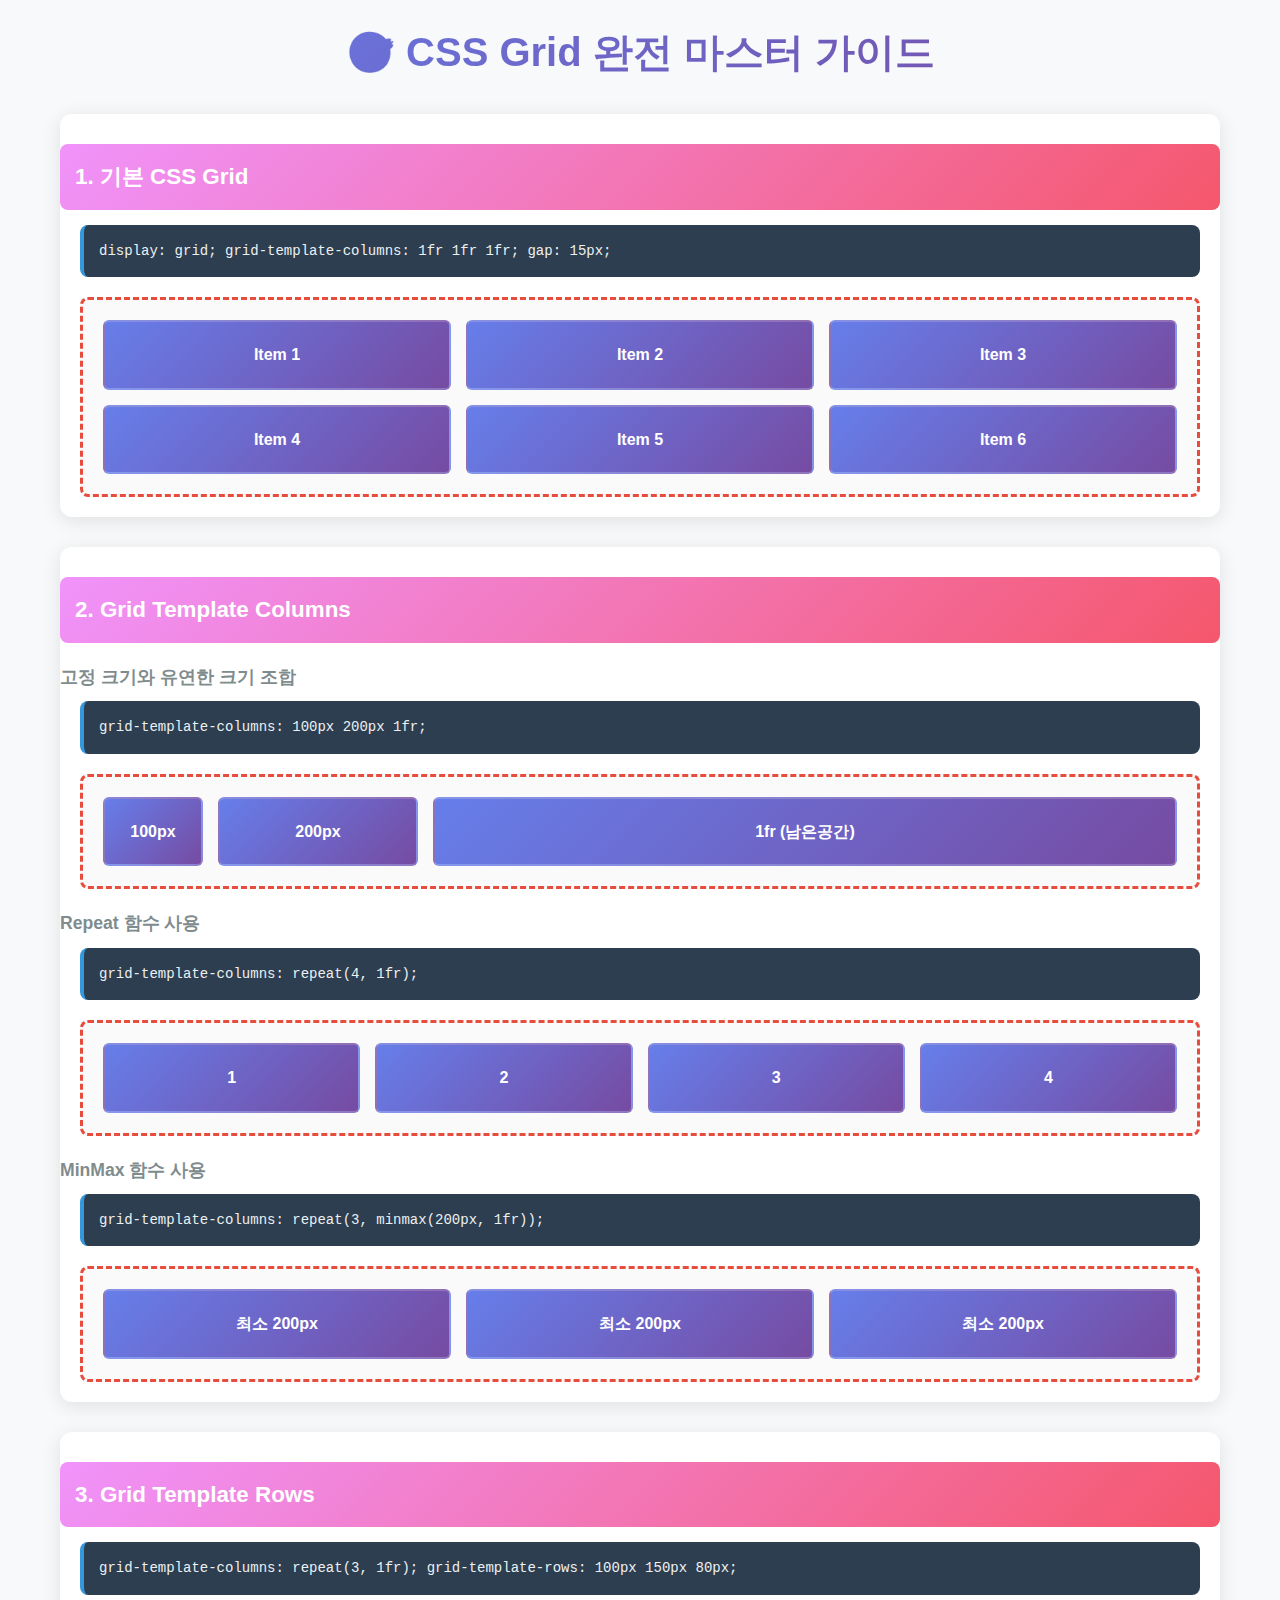
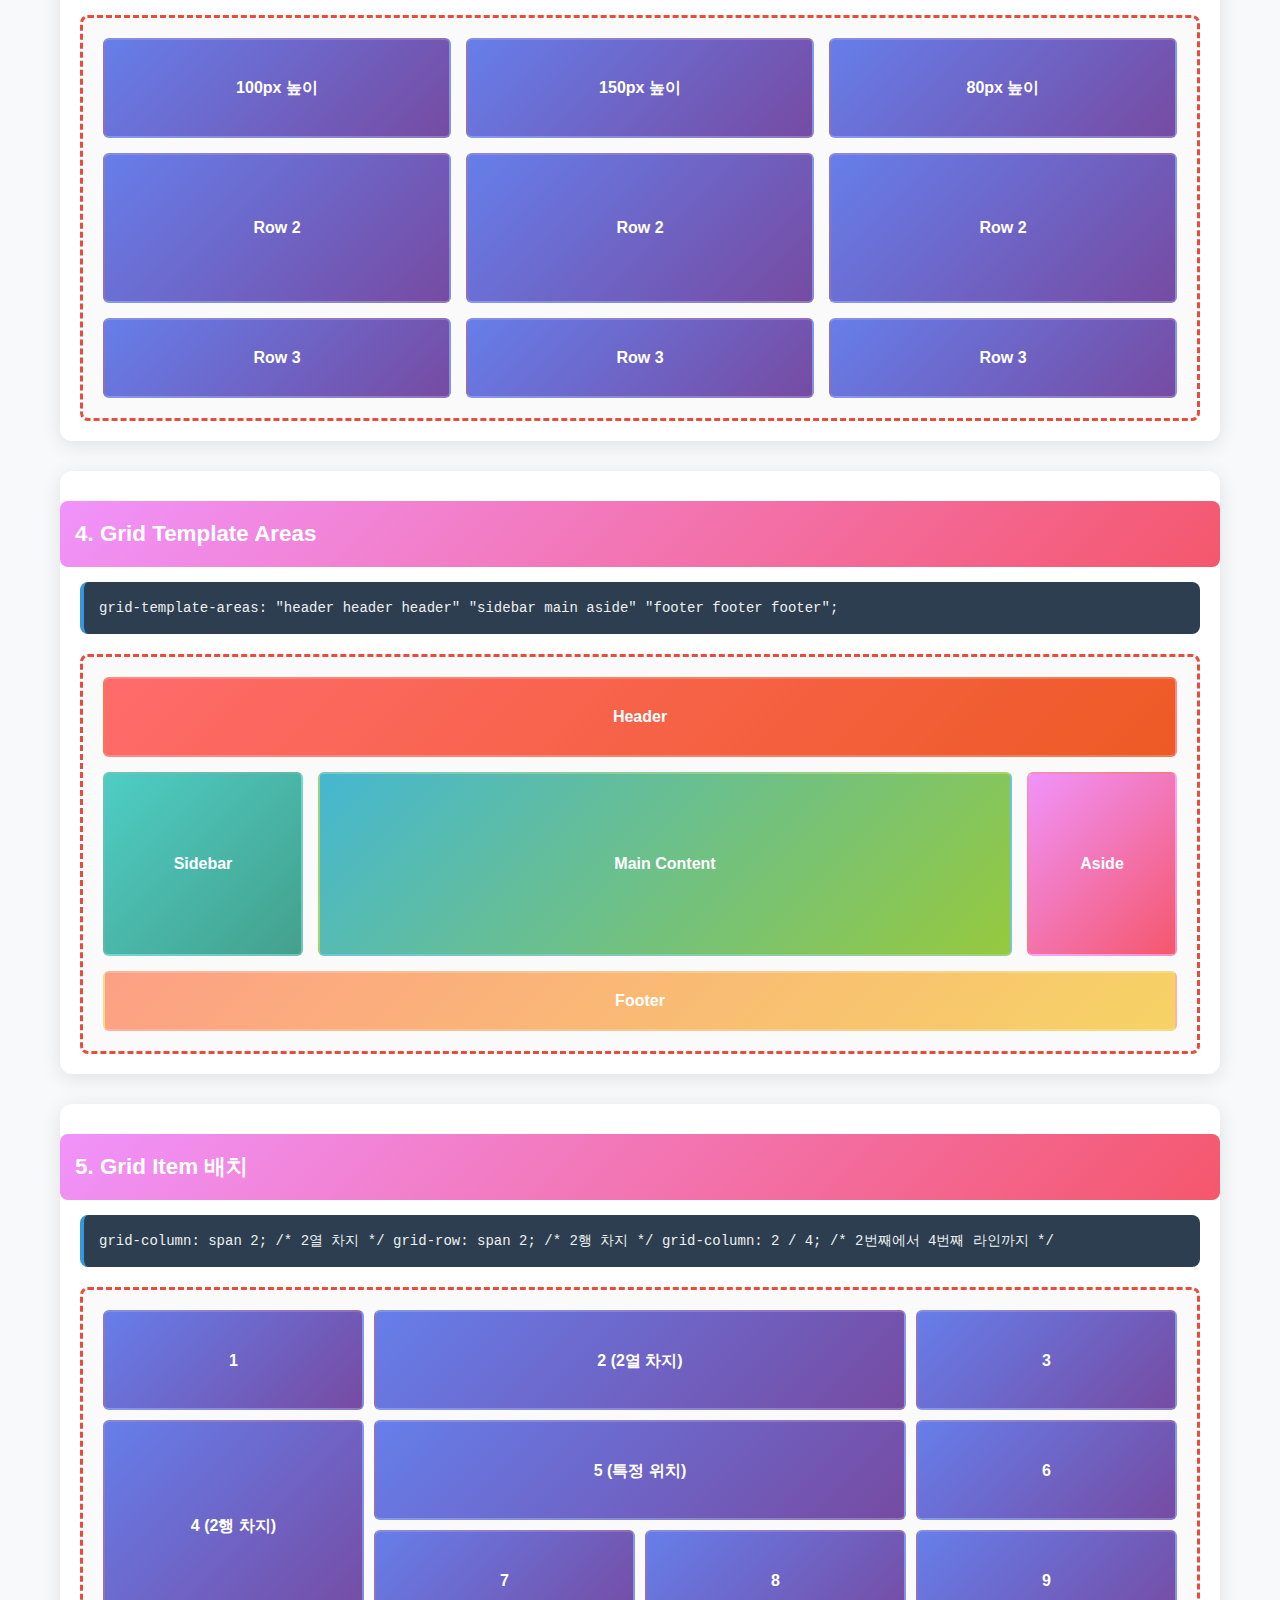
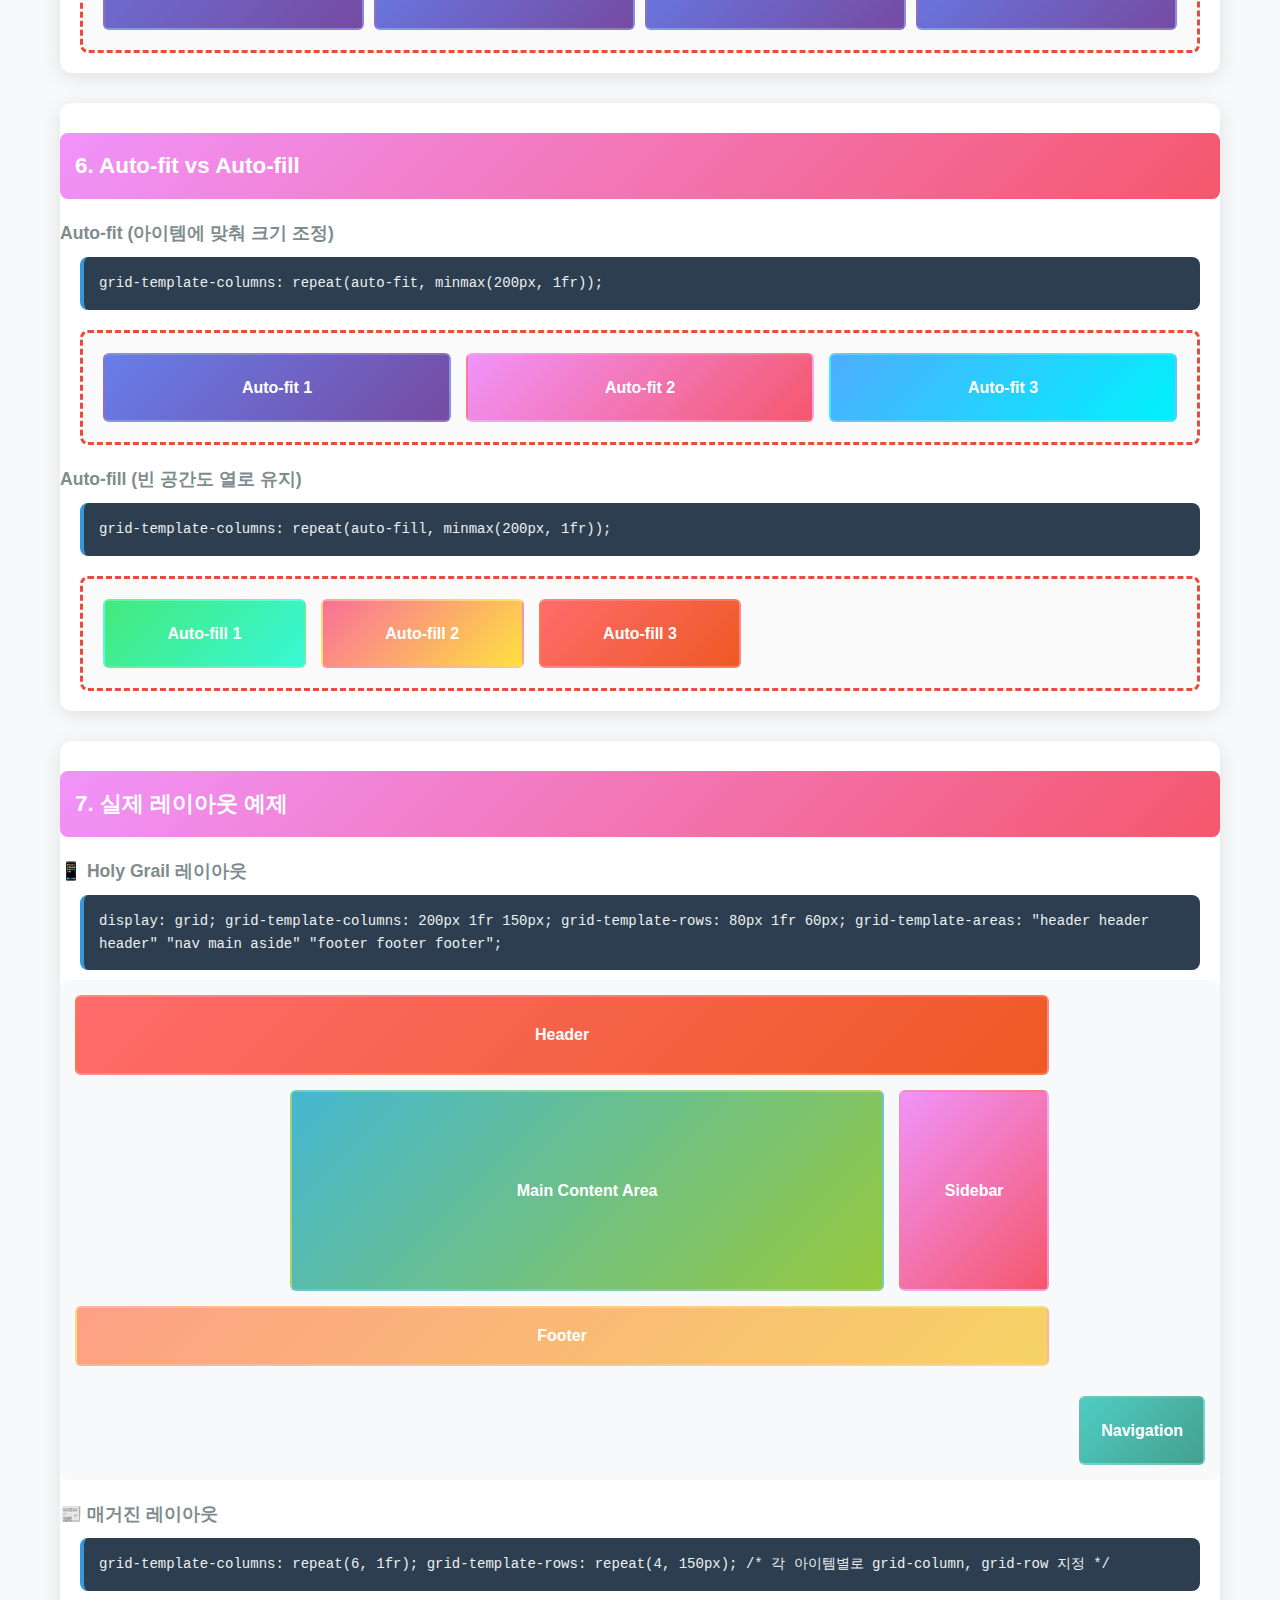
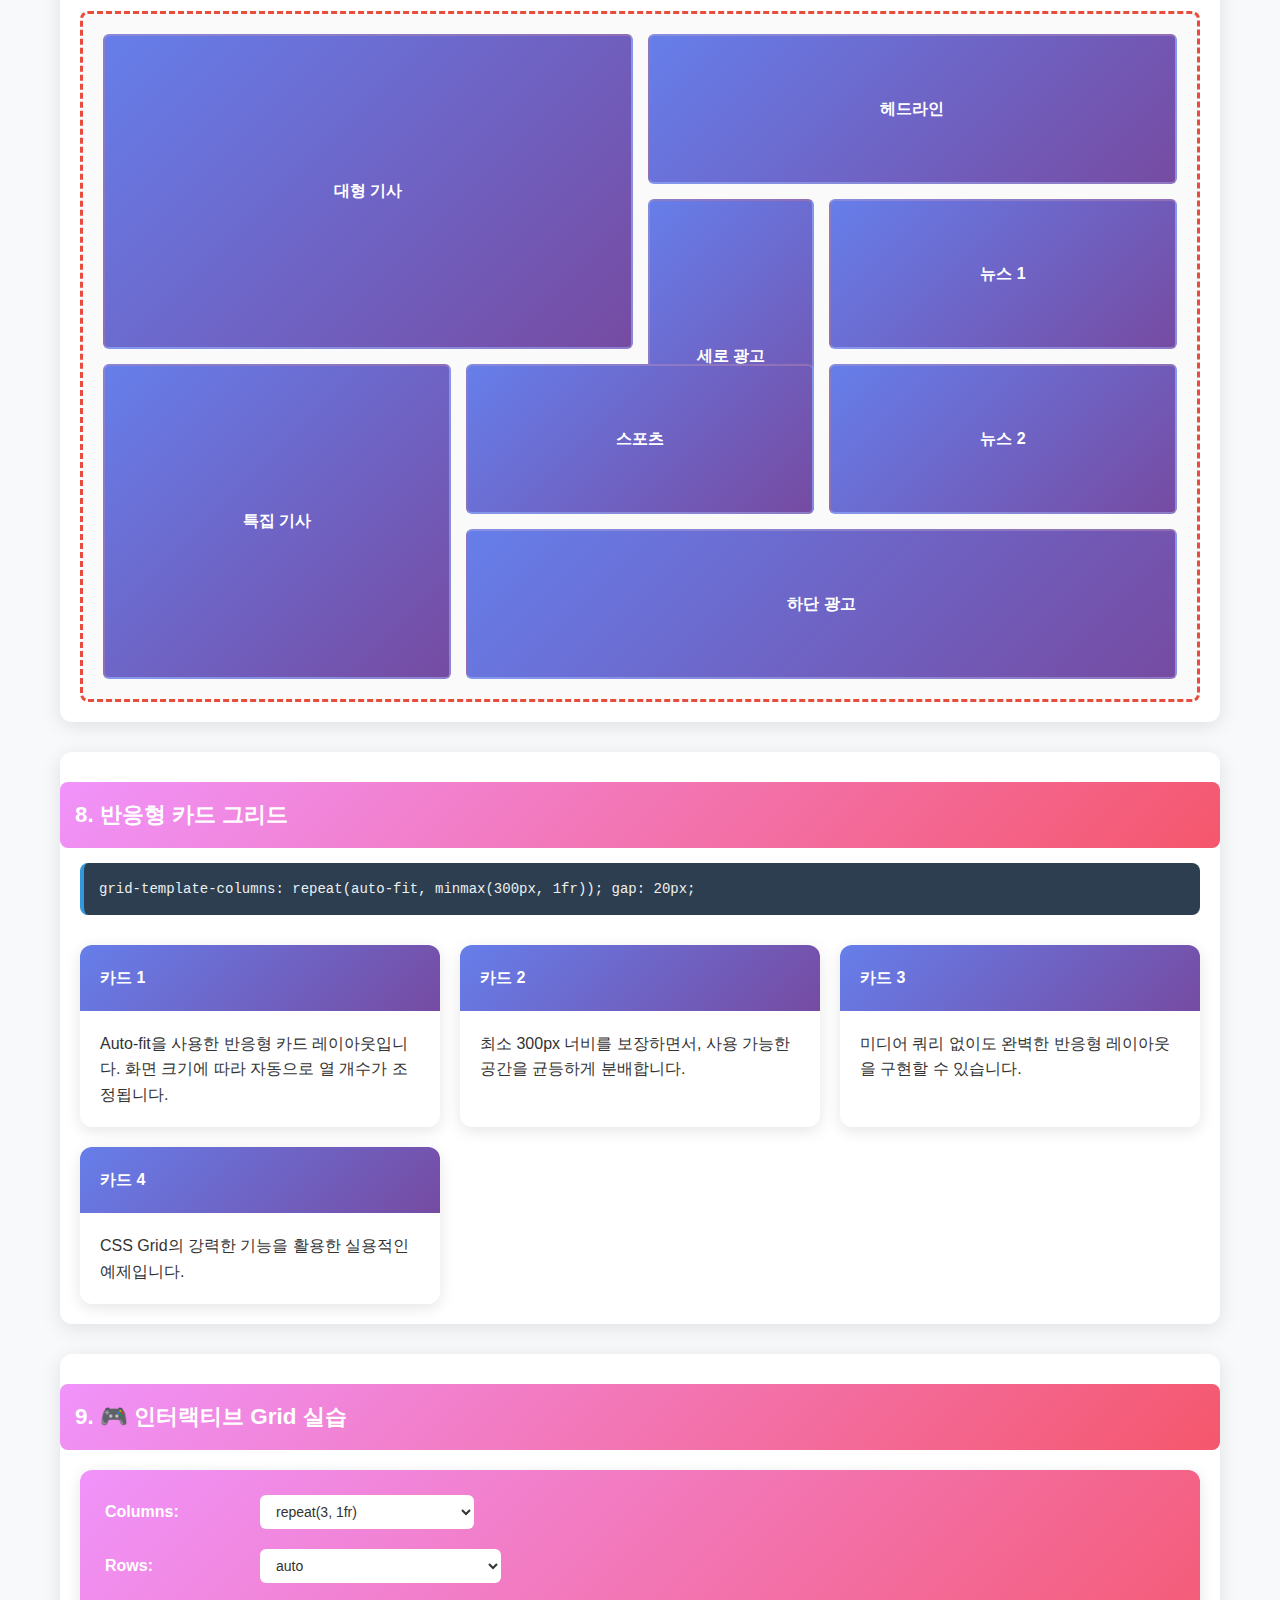
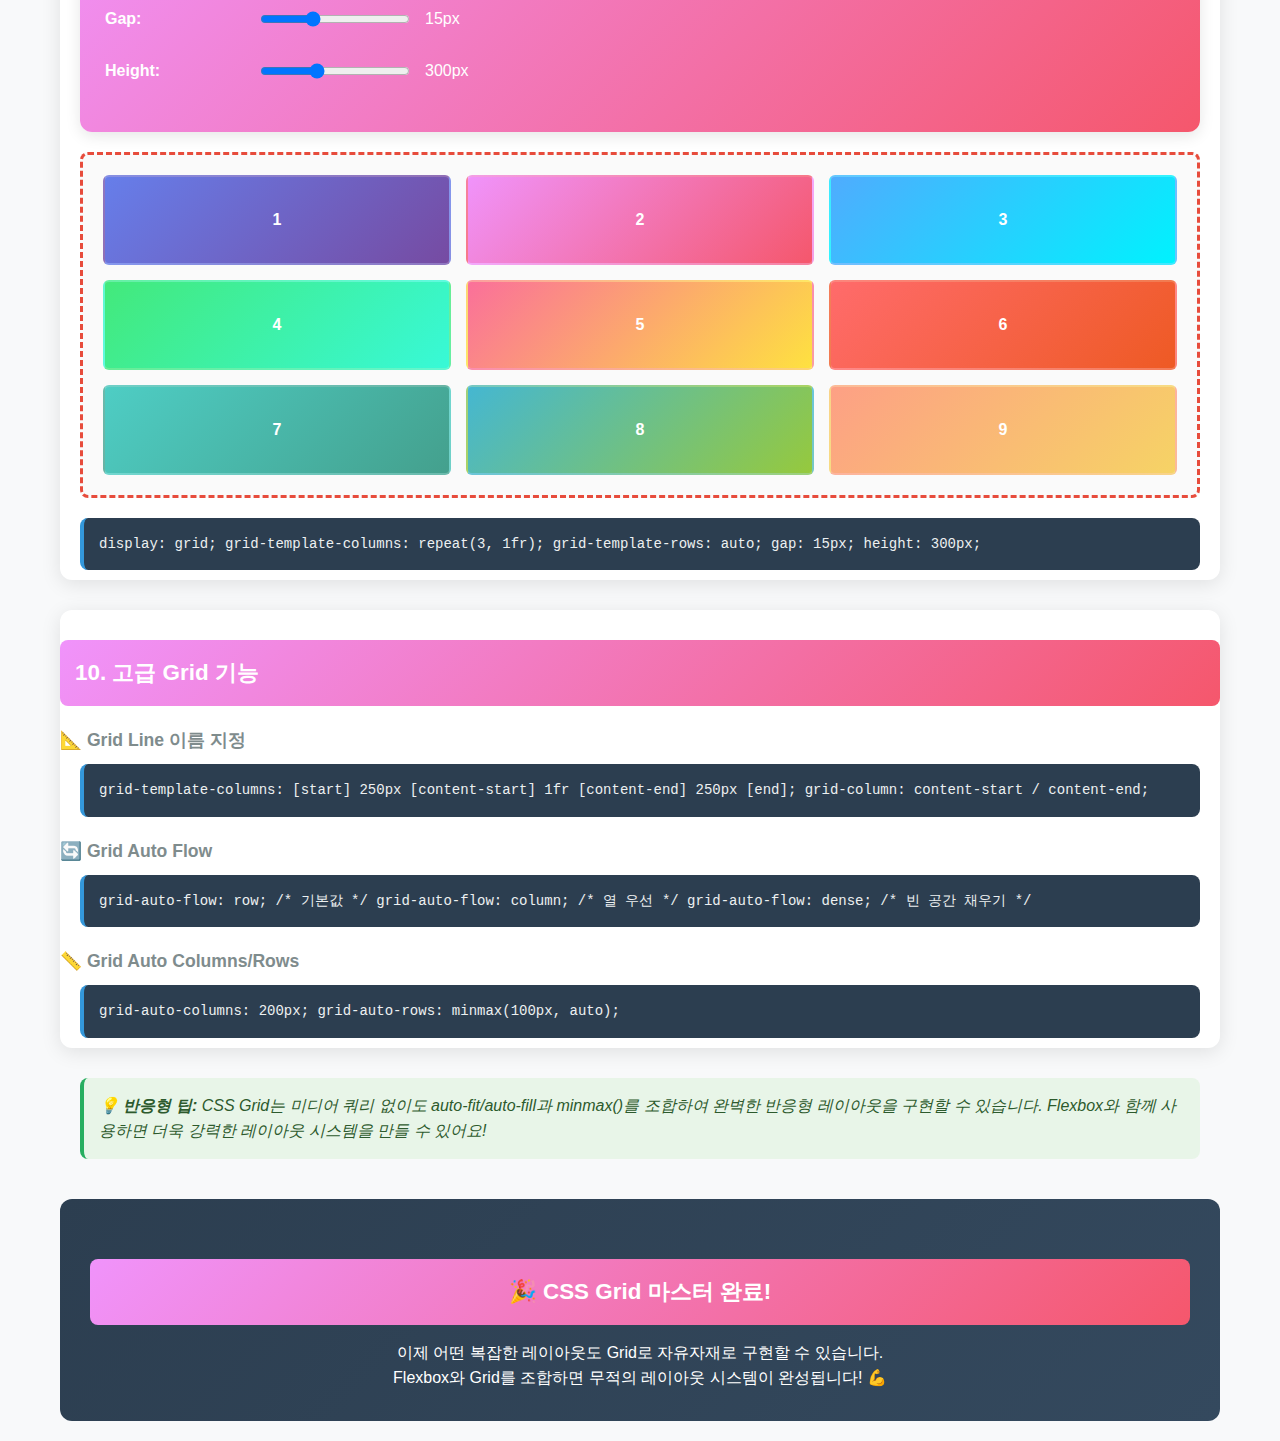
<file: day3/index5-Grid.html>
<!DOCTYPE html>
<html lang="ko">
  <head>
    <meta charset="UTF-8" />
    <meta name="viewport" content="width=device-width, initial-scale=1.0" />
    <title>CSS Grid 완전 가이드</title>
    <style>
      * {
        margin: 0;
        padding: 0;
        box-sizing: border-box;
      }

      body {
        font-family: "Segoe UI", Tahoma, Geneva, Verdana, sans-serif;
        line-height: 1.6;
        color: #333;
        background: #f8f9fa;
      }

      .container {
        max-width: 1200px;
        margin: 0 auto;
        padding: 20px;
      }

      h1 {
        text-align: center;
        color: #2c3e50;
        margin-bottom: 30px;
        font-size: 2.5em;
        background: linear-gradient(135deg, #667eea 0%, #764ba2 100%);
        -webkit-background-clip: text;
        -webkit-text-fill-color: transparent;
        background-clip: text;
      }

      h2 {
        color: #34495e;
        margin: 30px 0 15px 0;
        padding: 15px;
        background: linear-gradient(135deg, #f093fb 0%, #f5576c 100%);
        color: white;
        border-radius: 8px;
        font-size: 1.4em;
      }

      h3 {
        color: #7f8c8d;
        margin: 20px 0 10px 0;
        font-size: 1.1em;
      }

      .demo-section {
        background: white;
        margin-bottom: 30px;
        border-radius: 12px;
        box-shadow: 0 4px 20px rgba(0, 0, 0, 0.1);
        overflow: hidden;
      }

      .demo-container {
        border: 3px dashed #e74c3c;
        margin: 20px;
        padding: 20px;
        background: #fafafa;
        border-radius: 8px;
      }

      .grid-item {
        background: linear-gradient(135deg, #667eea 0%, #764ba2 100%);
        color: white;
        padding: 20px;
        border-radius: 6px;
        text-align: center;
        font-weight: bold;
        display: flex;
        align-items: center;
        justify-content: center;
        min-height: 60px;
        border: 2px solid rgba(255, 255, 255, 0.2);
        transition: all 0.3s ease;
      }

      .grid-item:hover {
        transform: translateY(-2px);
        box-shadow: 0 4px 15px rgba(0, 0, 0, 0.2);
      }

      .code-snippet {
        background: #2c3e50;
        color: #ecf0f1;
        padding: 15px;
        margin: 10px 20px;
        border-radius: 8px;
        font-family: "Courier New", monospace;
        font-size: 14px;
        overflow-x: auto;
        border-left: 4px solid #3498db;
      }

      /* Grid 기본 예제들 */
      .basic-grid {
        display: grid;
        grid-template-columns: 1fr 1fr 1fr;
        gap: 15px;
      }

      .columns-demo-1 {
        display: grid;
        grid-template-columns: 100px 200px 1fr;
        gap: 15px;
      }

      .columns-demo-2 {
        display: grid;
        grid-template-columns: repeat(4, 1fr);
        gap: 15px;
      }

      .columns-demo-3 {
        display: grid;
        grid-template-columns: repeat(3, minmax(200px, 1fr));
        gap: 15px;
      }

      .rows-demo {
        display: grid;
        grid-template-columns: repeat(3, 1fr);
        grid-template-rows: 100px 150px 80px;
        gap: 15px;
      }

      .areas-demo {
        display: grid;
        grid-template-columns: 200px 1fr 150px;
        grid-template-rows: 80px 1fr 60px;
        grid-template-areas:
          "header header header"
          "sidebar main aside"
          "footer footer footer";
        gap: 15px;
        height: 400px;
      }

      .area-header {
        grid-area: header;
        background: linear-gradient(135deg, #ff6b6b, #ee5a24);
      }
      .area-sidebar {
        grid-area: sidebar;
        background: linear-gradient(135deg, #4ecdc4, #44a08d);
      }
      .area-main {
        grid-area: main;
        background: linear-gradient(135deg, #45b7d1, #96c93d);
      }
      .area-aside {
        grid-area: aside;
        background: linear-gradient(135deg, #f093fb, #f5576c);
      }
      .area-footer {
        grid-area: footer;
        background: linear-gradient(135deg, #fda085, #f6d365);
      }

      .positioning-demo {
        display: grid;
        grid-template-columns: repeat(4, 1fr);
        grid-template-rows: repeat(3, 100px);
        gap: 10px;
      }

      .item-span-2-cols {
        grid-column: span 2;
      }
      .item-span-2-rows {
        grid-row: span 2;
      }
      .item-specific {
        grid-column: 2 / 4;
        grid-row: 2 / 3;
      }

      .auto-fit-demo {
        display: grid;
        grid-template-columns: repeat(auto-fit, minmax(200px, 1fr));
        gap: 15px;
      }

      .auto-fill-demo {
        display: grid;
        grid-template-columns: repeat(auto-fill, minmax(200px, 1fr));
        gap: 15px;
      }

      /* 실제 레이아웃 예제들 */
      .holy-grail {
        display: grid;
        grid-template-columns: 200px 1fr 150px;
        grid-template-rows: 80px 1fr 60px;
        grid-template-areas:
          "header header header"
          "nav main aside"
          "footer footer footer";
        gap: 15px;
        height: 500px;
        background: #f8f9fa;
        padding: 15px;
        border-radius: 8px;
      }

      .magazine-layout {
        display: grid;
        grid-template-columns: repeat(6, 1fr);
        grid-template-rows: repeat(4, 150px);
        gap: 15px;
      }

      .magazine-1 {
        grid-column: 1 / 4;
        grid-row: 1 / 3;
      }
      .magazine-2 {
        grid-column: 4 / 7;
        grid-row: 1 / 2;
      }
      .magazine-3 {
        grid-column: 4 / 5;
        grid-row: 2 / 4;
      }
      .magazine-4 {
        grid-column: 5 / 7;
        grid-row: 2 / 3;
      }
      .magazine-5 {
        grid-column: 5 / 7;
        grid-row: 3 / 4;
      }
      .magazine-6 {
        grid-column: 1 / 3;
        grid-row: 3 / 5;
      }
      .magazine-7 {
        grid-column: 3 / 5;
        grid-row: 3 / 4;
      }
      .magazine-8 {
        grid-column: 3 / 7;
        grid-row: 4 / 5;
      }

      .card-grid {
        display: grid;
        grid-template-columns: repeat(auto-fit, minmax(300px, 1fr));
        gap: 20px;
        padding: 20px;
      }

      .card {
        background: white;
        border-radius: 12px;
        overflow: hidden;
        box-shadow: 0 4px 15px rgba(0, 0, 0, 0.1);
        transition: transform 0.3s ease;
      }

      .card:hover {
        transform: translateY(-5px);
      }

      .card-header {
        background: linear-gradient(135deg, #667eea 0%, #764ba2 100%);
        color: white;
        padding: 20px;
        font-weight: bold;
      }

      .card-body {
        padding: 20px;
        color: #333;
      }

      /* 인터랙티브 컨트롤 */
      .controls {
        background: linear-gradient(135deg, #f093fb 0%, #f5576c 100%);
        color: white;
        padding: 25px;
        margin: 20px;
        border-radius: 12px;
        box-shadow: 0 4px 15px rgba(0, 0, 0, 0.1);
      }

      .control-group {
        margin-bottom: 20px;
        display: flex;
        align-items: center;
        gap: 15px;
      }

      .control-group label {
        font-weight: bold;
        min-width: 140px;
        color: white;
      }

      .control-group select,
      .control-group input {
        padding: 8px 12px;
        border: none;
        border-radius: 6px;
        background: white;
        color: #333;
        font-size: 14px;
      }

      .control-group input[type="range"] {
        width: 150px;
      }

      .interactive-grid {
        display: grid;
        gap: 15px;
        transition: all 0.3s ease;
        min-height: 300px;
      }

      /* 다양한 색상 아이템들 */
      .item-1 {
        background: linear-gradient(135deg, #667eea 0%, #764ba2 100%);
      }
      .item-2 {
        background: linear-gradient(135deg, #f093fb 0%, #f5576c 100%);
      }
      .item-3 {
        background: linear-gradient(135deg, #4facfe 0%, #00f2fe 100%);
      }
      .item-4 {
        background: linear-gradient(135deg, #43e97b 0%, #38f9d7 100%);
      }
      .item-5 {
        background: linear-gradient(135deg, #fa709a 0%, #fee140 100%);
      }
      .item-6 {
        background: linear-gradient(135deg, #ff6b6b, #ee5a24);
      }
      .item-7 {
        background: linear-gradient(135deg, #4ecdc4, #44a08d);
      }
      .item-8 {
        background: linear-gradient(135deg, #45b7d1, #96c93d);
      }
      .item-9 {
        background: linear-gradient(135deg, #fda085, #f6d365);
      }

      .responsive-note {
        background: #e8f5e8;
        color: #2d5a2d;
        padding: 15px;
        margin: 20px;
        border-radius: 8px;
        border-left: 4px solid #27ae60;
        font-style: italic;
      }

      .footer-section {
        background: linear-gradient(135deg, #2c3e50, #34495e);
        color: white;
        text-align: center;
        padding: 30px;
        margin-top: 40px;
        border-radius: 12px;
      }
    </style>
  </head>
  <body>
    <div class="container">
      <h1>🎯 CSS Grid 완전 마스터 가이드</h1>

      <!-- 기본 Grid -->
      <div class="demo-section">
        <h2>1. 기본 CSS Grid</h2>
        <div class="code-snippet">
          display: grid; grid-template-columns: 1fr 1fr 1fr; gap: 15px;
        </div>
        <div class="demo-container basic-grid">
          <div class="grid-item">Item 1</div>
          <div class="grid-item">Item 2</div>
          <div class="grid-item">Item 3</div>
          <div class="grid-item">Item 4</div>
          <div class="grid-item">Item 5</div>
          <div class="grid-item">Item 6</div>
        </div>
      </div>

      <!-- Grid Template Columns -->
      <div class="demo-section">
        <h2>2. Grid Template Columns</h2>

        <h3>고정 크기와 유연한 크기 조합</h3>
        <div class="code-snippet">grid-template-columns: 100px 200px 1fr;</div>
        <div class="demo-container columns-demo-1">
          <div class="grid-item">100px</div>
          <div class="grid-item">200px</div>
          <div class="grid-item">1fr (남은공간)</div>
        </div>

        <h3>Repeat 함수 사용</h3>
        <div class="code-snippet">grid-template-columns: repeat(4, 1fr);</div>
        <div class="demo-container columns-demo-2">
          <div class="grid-item">1</div>
          <div class="grid-item">2</div>
          <div class="grid-item">3</div>
          <div class="grid-item">4</div>
        </div>

        <h3>MinMax 함수 사용</h3>
        <div class="code-snippet">
          grid-template-columns: repeat(3, minmax(200px, 1fr));
        </div>
        <div class="demo-container columns-demo-3">
          <div class="grid-item">최소 200px</div>
          <div class="grid-item">최소 200px</div>
          <div class="grid-item">최소 200px</div>
        </div>
      </div>

      <!-- Grid Template Rows -->
      <div class="demo-section">
        <h2>3. Grid Template Rows</h2>
        <div class="code-snippet">
          grid-template-columns: repeat(3, 1fr); grid-template-rows: 100px 150px
          80px;
        </div>
        <div class="demo-container rows-demo">
          <div class="grid-item">100px 높이</div>
          <div class="grid-item">150px 높이</div>
          <div class="grid-item">80px 높이</div>
          <div class="grid-item">Row 2</div>
          <div class="grid-item">Row 2</div>
          <div class="grid-item">Row 2</div>
          <div class="grid-item">Row 3</div>
          <div class="grid-item">Row 3</div>
          <div class="grid-item">Row 3</div>
        </div>
      </div>

      <!-- Grid Areas -->
      <div class="demo-section">
        <h2>4. Grid Template Areas</h2>
        <div class="code-snippet">
          grid-template-areas: "header header header" "sidebar main aside"
          "footer footer footer";
        </div>
        <div class="demo-container areas-demo">
          <div class="grid-item area-header">Header</div>
          <div class="grid-item area-sidebar">Sidebar</div>
          <div class="grid-item area-main">Main Content</div>
          <div class="grid-item area-aside">Aside</div>
          <div class="grid-item area-footer">Footer</div>
        </div>
      </div>

      <!-- Grid Item 배치 -->
      <div class="demo-section">
        <h2>5. Grid Item 배치</h2>
        <div class="code-snippet">
          grid-column: span 2; /* 2열 차지 */ grid-row: span 2; /* 2행 차지 */
          grid-column: 2 / 4; /* 2번째에서 4번째 라인까지 */
        </div>
        <div class="demo-container positioning-demo">
          <div class="grid-item">1</div>
          <div class="grid-item item-span-2-cols">2 (2열 차지)</div>
          <div class="grid-item">3</div>
          <div class="grid-item item-span-2-rows">4 (2행 차지)</div>
          <div class="grid-item item-specific">5 (특정 위치)</div>
          <div class="grid-item">6</div>
          <div class="grid-item">7</div>
          <div class="grid-item">8</div>
          <div class="grid-item">9</div>
        </div>
      </div>

      <!-- Auto-fit vs Auto-fill -->
      <div class="demo-section">
        <h2>6. Auto-fit vs Auto-fill</h2>

        <h3>Auto-fit (아이템에 맞춰 크기 조정)</h3>
        <div class="code-snippet">
          grid-template-columns: repeat(auto-fit, minmax(200px, 1fr));
        </div>
        <div class="demo-container auto-fit-demo">
          <div class="grid-item item-1">Auto-fit 1</div>
          <div class="grid-item item-2">Auto-fit 2</div>
          <div class="grid-item item-3">Auto-fit 3</div>
        </div>

        <h3>Auto-fill (빈 공간도 열로 유지)</h3>
        <div class="code-snippet">
          grid-template-columns: repeat(auto-fill, minmax(200px, 1fr));
        </div>
        <div class="demo-container auto-fill-demo">
          <div class="grid-item item-4">Auto-fill 1</div>
          <div class="grid-item item-5">Auto-fill 2</div>
          <div class="grid-item item-6">Auto-fill 3</div>
        </div>
      </div>

      <!-- 실제 레이아웃 예제 -->
      <div class="demo-section">
        <h2>7. 실제 레이아웃 예제</h2>

        <h3>📱 Holy Grail 레이아웃</h3>
        <div class="code-snippet">
          display: grid; grid-template-columns: 200px 1fr 150px;
          grid-template-rows: 80px 1fr 60px; grid-template-areas: "header header
          header" "nav main aside" "footer footer footer";
        </div>
        <div class="holy-grail">
          <div class="grid-item area-header">Header</div>
          <div class="grid-item area-sidebar">Navigation</div>
          <div class="grid-item area-main">Main Content Area</div>
          <div class="grid-item area-aside">Sidebar</div>
          <div class="grid-item area-footer">Footer</div>
        </div>

        <h3>📰 매거진 레이아웃</h3>
        <div class="code-snippet">
          grid-template-columns: repeat(6, 1fr); grid-template-rows: repeat(4,
          150px); /* 각 아이템별로 grid-column, grid-row 지정 */
        </div>
        <div class="demo-container magazine-layout">
          <div class="grid-item magazine-1">대형 기사</div>
          <div class="grid-item magazine-2">헤드라인</div>
          <div class="grid-item magazine-3">세로 광고</div>
          <div class="grid-item magazine-4">뉴스 1</div>
          <div class="grid-item magazine-5">뉴스 2</div>
          <div class="grid-item magazine-6">특집 기사</div>
          <div class="grid-item magazine-7">스포츠</div>
          <div class="grid-item magazine-8">하단 광고</div>
        </div>
      </div>

      <!-- 반응형 카드 그리드 -->
      <div class="demo-section">
        <h2>8. 반응형 카드 그리드</h2>
        <div class="code-snippet">
          grid-template-columns: repeat(auto-fit, minmax(300px, 1fr)); gap:
          20px;
        </div>
        <div class="card-grid">
          <div class="card">
            <div class="card-header">카드 1</div>
            <div class="card-body">
              Auto-fit을 사용한 반응형 카드 레이아웃입니다. 화면 크기에 따라
              자동으로 열 개수가 조정됩니다.
            </div>
          </div>
          <div class="card">
            <div class="card-header">카드 2</div>
            <div class="card-body">
              최소 300px 너비를 보장하면서, 사용 가능한 공간을 균등하게
              분배합니다.
            </div>
          </div>
          <div class="card">
            <div class="card-header">카드 3</div>
            <div class="card-body">
              미디어 쿼리 없이도 완벽한 반응형 레이아웃을 구현할 수 있습니다.
            </div>
          </div>
          <div class="card">
            <div class="card-header">카드 4</div>
            <div class="card-body">
              CSS Grid의 강력한 기능을 활용한 실용적인 예제입니다.
            </div>
          </div>
        </div>
      </div>

      <!-- 인터랙티브 Grid 실습 -->
      <div class="demo-section">
        <h2>9. 🎮 인터랙티브 Grid 실습</h2>
        <div class="controls">
          <div class="control-group">
            <label for="columns">Columns:</label>
            <select id="columns" onchange="updateGrid()">
              <option value="repeat(3, 1fr)">repeat(3, 1fr)</option>
              <option value="repeat(4, 1fr)">repeat(4, 1fr)</option>
              <option value="100px 1fr 100px">100px 1fr 100px</option>
              <option value="repeat(auto-fit, minmax(150px, 1fr))">
                auto-fit minmax(150px, 1fr)
              </option>
              <option value="repeat(auto-fill, minmax(150px, 1fr))">
                auto-fill minmax(150px, 1fr)
              </option>
            </select>
          </div>

          <div class="control-group">
            <label for="rows">Rows:</label>
            <select id="rows" onchange="updateGrid()">
              <option value="auto">auto</option>
              <option value="repeat(3, 100px)">repeat(3, 100px)</option>
              <option value="100px 1fr 80px">100px 1fr 80px</option>
              <option value="repeat(2, minmax(100px, auto))">
                repeat(2, minmax(100px, auto))
              </option>
            </select>
          </div>

          <div class="control-group">
            <label for="gap-size">Gap:</label>
            <input
              type="range"
              id="gap-size"
              min="0"
              max="50"
              value="15"
              onchange="updateGrid()"
            />
            <span id="gap-display">15px</span>
          </div>

          <div class="control-group">
            <label for="height">Height:</label>
            <input
              type="range"
              id="height"
              min="200"
              max="500"
              value="300"
              onchange="updateGrid()"
            />
            <span id="height-display">300px</span>
          </div>
        </div>

        <div class="demo-container">
          <div class="interactive-grid" id="interactive-grid">
            <div class="grid-item item-1">1</div>
            <div class="grid-item item-2">2</div>
            <div class="grid-item item-3">3</div>
            <div class="grid-item item-4">4</div>
            <div class="grid-item item-5">5</div>
            <div class="grid-item item-6">6</div>
            <div class="grid-item item-7">7</div>
            <div class="grid-item item-8">8</div>
            <div class="grid-item item-9">9</div>
          </div>
        </div>

        <div class="code-snippet" id="current-grid-code">
          display: grid; grid-template-columns: repeat(3, 1fr);
          grid-template-rows: auto; gap: 15px; height: 300px;
        </div>
      </div>

      <!-- 고급 Grid 기능 -->
      <div class="demo-section">
        <h2>10. 고급 Grid 기능</h2>

        <h3>📐 Grid Line 이름 지정</h3>
        <div class="code-snippet">
          grid-template-columns: [start] 250px [content-start] 1fr [content-end]
          250px [end]; grid-column: content-start / content-end;
        </div>

        <h3>🔄 Grid Auto Flow</h3>
        <div class="code-snippet">
          grid-auto-flow: row; /* 기본값 */ grid-auto-flow: column; /* 열 우선
          */ grid-auto-flow: dense; /* 빈 공간 채우기 */
        </div>

        <h3>📏 Grid Auto Columns/Rows</h3>
        <div class="code-snippet">
          grid-auto-columns: 200px; grid-auto-rows: minmax(100px, auto);
        </div>
      </div>

      <div class="responsive-note">
        💡 <strong>반응형 팁:</strong> CSS Grid는 미디어 쿼리 없이도
        auto-fit/auto-fill과 minmax()를 조합하여 완벽한 반응형 레이아웃을 구현할
        수 있습니다. Flexbox와 함께 사용하면 더욱 강력한 레이아웃 시스템을 만들
        수 있어요!
      </div>

      <div class="footer-section">
        <h2>🎉 CSS Grid 마스터 완료!</h2>
        <p>이제 어떤 복잡한 레이아웃도 Grid로 자유자재로 구현할 수 있습니다.</p>
        <p>Flexbox와 Grid를 조합하면 무적의 레이아웃 시스템이 완성됩니다! 💪</p>
      </div>
    </div>

    <script>
      function updateGrid() {
        const grid = document.getElementById("interactive-grid");
        const codeDisplay = document.getElementById("current-grid-code");
        const gapDisplay = document.getElementById("gap-display");
        const heightDisplay = document.getElementById("height-display");

        const columns = document.getElementById("columns").value;
        const rows = document.getElementById("rows").value;
        const gap = document.getElementById("gap-size").value;
        const height = document.getElementById("height").value;

        // 스타일 적용
        grid.style.gridTemplateColumns = columns;
        grid.style.gridTemplateRows = rows;
        grid.style.gap = gap + "px";
        grid.style.height = height + "px";

        // 디스플레이 업데이트
        gapDisplay.textContent = gap + "px";
        heightDisplay.textContent = height + "px";

        // 코드 표시 업데이트
        codeDisplay.textContent = `display: grid;
grid-template-columns: ${columns};
grid-template-rows: ${rows};
gap: ${gap}px;
height: ${height}px;`;
      }

      // 페이지 로드 시 초기화
      document.addEventListener("DOMContentLoaded", function () {
        updateGrid();

        // 호버 효과 추가
        const gridItems = document.querySelectorAll(".grid-item");
        gridItems.forEach((item) => {
          item.addEventListener("mouseenter", function () {
            this.style.transform = "scale(1.05)";
          });

          item.addEventListener("mouseleave", function () {
            this.style.transform = "scale(1)";
          });
        });
      });

      // 키보드 단축키로 데모 변경
      document.addEventListener("keydown", function (e) {
        if (e.key === "ArrowLeft") {
          const select = document.getElementById("columns");
          const currentIndex = select.selectedIndex;
          if (currentIndex > 0) {
            select.selectedIndex = currentIndex - 1;
            updateGrid();
          }
        } else if (e.key === "ArrowRight") {
          const select = document.getElementById("columns");
          const currentIndex = select.selectedIndex;
          if (currentIndex < select.options.length - 1) {
            select.selectedIndex = currentIndex + 1;
            updateGrid();
          }
        }
      });
    </script>
  </body>
</html>
</file>
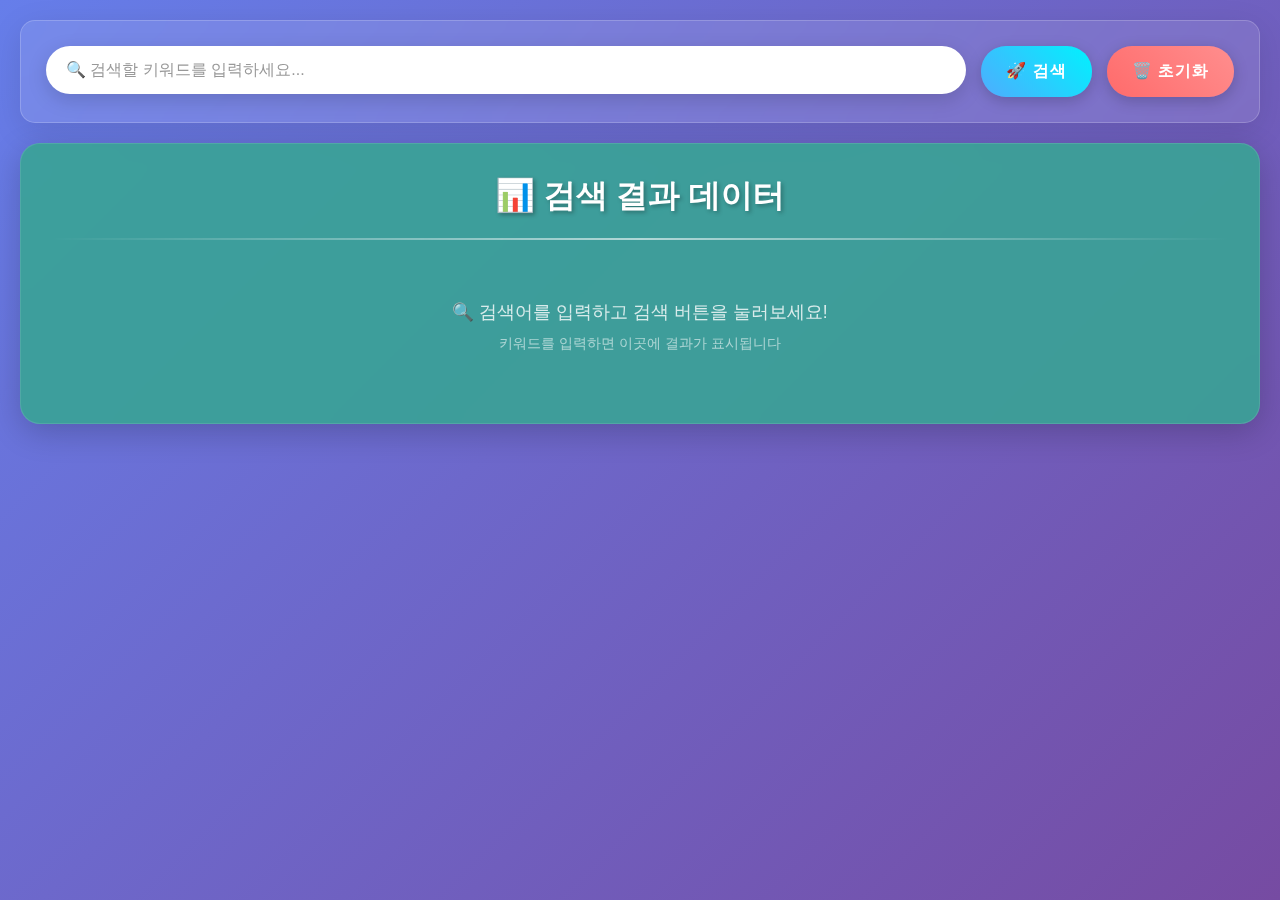
<file: day3/layout.html>
<!DOCTYPE html>
<html lang="ko">
  <head>
    <meta charset="UTF-8" />
    <meta name="viewport" content="width=device-width, initial-scale=1.0" />
    <title>Document</title>
    <style>
      * {
        margin: 0;
        padding: 0;
        box-sizing: border-box;
      }

      body {
        font-family: "Segoe UI", Tahoma, Geneva, Verdana, sans-serif;
        background: linear-gradient(135deg, #667eea 0%, #764ba2 100%);
        min-height: 100vh;
        padding: 20px;
      }

      .search-container {
        background: rgba(255, 255, 255, 0.1);
        backdrop-filter: blur(10px);
        border-radius: 15px;
        padding: 25px;
        margin-bottom: 20px;
        box-shadow: 0 8px 32px rgba(0, 0, 0, 0.1);
        border: 1px solid rgba(255, 255, 255, 0.2);
        display: flex;
        gap: 15px;
        align-items: center;
        flex-wrap: wrap;
      }

      input {
        flex: 1;
        min-width: 300px;
        padding: 15px 20px;
        font-size: 16px;
        border: none;
        border-radius: 25px;
        background: rgba(255, 255, 255, 0.9);
        box-shadow: 0 4px 15px rgba(0, 0, 0, 0.1);
        outline: none;
        transition: all 0.3s ease;
      }

      input:focus {
        transform: translateY(-2px);
        box-shadow: 0 6px 20px rgba(0, 0, 0, 0.15);
        background: rgba(255, 255, 255, 1);
      }

      input::placeholder {
        color: #999;
      }

      button {
        padding: 15px 25px;
        font-size: 16px;
        font-weight: bold;
        border: none;
        border-radius: 25px;
        cursor: pointer;
        transition: all 0.3s ease;
        box-shadow: 0 4px 15px rgba(0, 0, 0, 0.2);
        text-transform: uppercase;
        letter-spacing: 1px;
      }

      #findBTN {
        background: linear-gradient(45deg, #4facfe 0%, #00f2fe 100%);
        color: white;
      }

      #findBTN:hover {
        transform: translateY(-3px);
        box-shadow: 0 6px 20px rgba(79, 172, 254, 0.4);
      }

      .clear-btn {
        background: linear-gradient(45deg, #ff6b6b 0%, #ff8e8e 100%);
        color: white;
      }

      .clear-btn:hover {
        transform: translateY(-3px);
        box-shadow: 0 6px 20px rgba(255, 107, 107, 0.4);
      }

      #flex-container {
        background: rgba(56, 163, 149, 0.9);
        backdrop-filter: blur(10px);
        border-radius: 20px;
        padding: 30px;
        box-shadow: 0 8px 32px rgba(0, 0, 0, 0.2);
        border: 1px solid rgba(255, 255, 255, 0.1);
      }

      #flex-container h1 {
        color: white;
        font-size: 2rem;
        margin-bottom: 20px;
        text-align: center;
        text-shadow: 2px 2px 4px rgba(0, 0, 0, 0.3);
      }

      hr {
        border: none;
        height: 2px;
        background: linear-gradient(
          90deg,
          transparent,
          rgba(255, 255, 255, 0.6),
          transparent
        );
        margin-bottom: 20px;
      }

      .search-result-item {
        background: rgba(255, 255, 255, 0.15) !important;
        backdrop-filter: blur(5px);
        padding: 20px !important;
        margin: 15px 0 !important;
        border-radius: 15px !important;
        border-left: 5px solid #4facfe !important;
        box-shadow: 0 4px 15px rgba(0, 0, 0, 0.1) !important;
        transition: all 0.3s ease;
      }

      .search-result-item:hover {
        transform: translateX(10px);
        background: rgba(255, 255, 255, 0.2) !important;
        box-shadow: 0 6px 20px rgba(0, 0, 0, 0.15) !important;
      }

      .result-content {
        display: flex;
        justify-content: space-between;
        align-items: center;
      }

      .result-info {
        flex: 1;
      }

      .result-term {
        color: white !important;
        font-weight: bold !important;
        font-size: 1.2rem !important;
        margin-bottom: 5px;
      }

      .result-time {
        color: rgba(255, 255, 255, 0.8) !important;
        font-size: 0.9rem;
      }

      .delete-btn {
        background: linear-gradient(45deg, #ff4757 0%, #ff3838 100%) !important;
        color: white !important;
        border: none !important;
        padding: 10px 15px !important;
        border-radius: 20px !important;
        cursor: pointer !important;
        font-weight: bold !important;
        transition: all 0.3s ease !important;
        box-shadow: 0 3px 10px rgba(255, 71, 87, 0.3) !important;
      }

      .delete-btn:hover {
        transform: translateY(-2px) !important;
        box-shadow: 0 5px 15px rgba(255, 71, 87, 0.4) !important;
      }

      .empty-state {
        text-align: center;
        padding: 40px 20px;
        color: rgba(255, 255, 255, 0.8);
        font-size: 1.1rem;
      }

      .search-count {
        color: white !important;
        font-size: 1.3rem !important;
        margin-bottom: 20px !important;
        text-align: center;
        background: rgba(255, 255, 255, 0.1);
        padding: 10px 20px;
        border-radius: 25px;
        display: inline-block;
        width: 100%;
      }

      @media (max-width: 768px) {
        .search-container {
          flex-direction: column;
          text-align: center;
        }

        input {
          min-width: 100%;
        }

        button {
          width: 100%;
          margin: 5px 0;
        }

        .result-content {
          flex-direction: column;
          gap: 15px;
          text-align: center;
        }
      }
    </style>
  </head>
  <body>
    <div class="search-container">
      <input
        type="text"
        id="searchInput"
        placeholder="🔍 검색할 키워드를 입력하세요..."
      />
      <button id="findBTN" onclick="addSearchResult()">🚀 검색</button>
      <button class="clear-btn" onclick="clearResults()">🗑️ 초기화</button>
    </div>
    <div id="flex-container">
      <h1>📊 검색 결과 데이터</h1>
      <hr />
      <div id="searchResults">
        <div class="empty-state">
          <p>🔍 검색어를 입력하고 검색 버튼을 눌러보세요!</p>
          <p style="margin-top: 10px; font-size: 0.9rem; opacity: 0.7">
            키워드를 입력하면 이곳에 결과가 표시됩니다
          </p>
        </div>
      </div>
    </div>

    <script>
      let searchHistory = [];

      // localStorage에서 검색 기록 불러오기
      function loadSearchHistory() {
        const saved = localStorage.getItem("searchHistory");
        if (saved) {
          searchHistory = JSON.parse(saved);
          updateSearchResults();
        }
      }

      // localStorage에 검색 기록 저장하기
      function saveSearchHistory() {
        localStorage.setItem("searchHistory", JSON.stringify(searchHistory));
      }

      function addSearchResult() {
        const searchInput = document.getElementById("searchInput");
        const resultsDiv = document.getElementById("searchResults");
        const searchTerm = searchInput.value.trim();

        if (searchTerm === "") {
          alert("검색어를 입력해주세요!");
          return;
        }

        // 중복 검색어 확인 (선택사항)
        const exists = searchHistory.some(
          (item) => item.term.toLowerCase() === searchTerm.toLowerCase()
        );
        if (exists) {
          if (!confirm("이미 검색한 키워드입니다. 다시 추가하시겠습니까?")) {
            searchInput.value = "";
            searchInput.focus();
            return;
          }
        }

        // 검색 기록에 추가
        searchHistory.push({
          term: searchTerm,
          timestamp: new Date().toLocaleString("ko-KR"),
          id: Date.now(), // 고유 ID 추가
        });

        // localStorage에 저장
        saveSearchHistory();

        // 결과 표시 업데이트
        updateSearchResults();

        // 입력창 초기화
        searchInput.value = "";
        searchInput.focus();
      }

      function updateSearchResults() {
        const resultsDiv = document.getElementById("searchResults");

        if (searchHistory.length === 0) {
          resultsDiv.innerHTML = `
            <div class="empty-state">
              <p>🔍 검색어를 입력하고 검색 버튼을 눌러보세요!</p>
              <p style="margin-top: 10px; font-size: 0.9rem; opacity: 0.7;">키워드를 입력하면 이곳에 결과가 표시됩니다</p>
            </div>
          `;
          return;
        }

        let html = `<div class="search-count">📈 총 ${searchHistory.length}개의 검색 결과</div>`;

        searchHistory.forEach((item, index) => {
          html += `
            <div class="search-result-item">
              <div class="result-content">
                <div class="result-info">
                  <div class="result-term">🔍 "${item.term}"</div>
                  <div class="result-time">⏰ ${item.timestamp}</div>
                </div>
                <button onclick="removeResult(${index})" class="delete-btn">
                  🗑️ 삭제
                </button>
              </div>
            </div>
          `;
        });

        resultsDiv.innerHTML = html;
      }

      function removeResult(index) {
        searchHistory.splice(index, 1);
        saveSearchHistory(); // localStorage 업데이트
        updateSearchResults();
      }

      function clearResults() {
        if (searchHistory.length === 0) {
          alert("삭제할 검색 기록이 없습니다!");
          return;
        }

        if (
          confirm(
            "모든 검색 기록을 삭제하시겠습니까?\n(localStorage에서도 완전히 삭제됩니다)"
          )
        ) {
          searchHistory = [];
          localStorage.removeItem("searchHistory"); // localStorage에서 완전 삭제
          updateSearchResults();
          console.log("모든 검색 기록이 삭제되었습니다.");
        }
      }

      // Enter 키로 검색 실행
      document
        .getElementById("searchInput")
        .addEventListener("keypress", function (e) {
          if (e.key === "Enter") {
            addSearchResult();
          }
        });

      // 페이지 로드 시 입력창에 포커스 & 저장된 데이터 불러오기
      window.addEventListener("load", function () {
        loadSearchHistory(); // 저장된 검색 기록 불러오기
        document.getElementById("searchInput").focus();

        // localStorage 상태 로그
        const saved = localStorage.getItem("searchHistory");
        if (saved) {
          console.log(
            `저장된 검색 기록 ${JSON.parse(saved).length}개를 불러왔습니다.`
          );
        } else {
          console.log("저장된 검색 기록이 없습니다.");
        }
      });

      // 페이지 종료 시 자동 저장 (추가 안전장치)
      window.addEventListener("beforeunload", function () {
        saveSearchHistory();
      });
    </script>
  </body>
</html>
</file>
<file: day2/WebEditorCSS.css>
body {
  font-family: Arial, sans-serif;
  max-width: 800px;
  margin: 0 auto;
  padding: 20px;
  background-color: #f5f5f5;
}

.editor-container {
  background-color: white;
  border-radius: 0.5rem;
  box-shadow: 0 2px 10px rgba(0, 0, 0, 0.1);
  overflow: hidden;
}

.editor-header {
  background-color: #ffafaf;
  padding: 1rem;
  border-bottom: 1px solid #ddd;
}

.editor-title {
  font-weight: bold;
  margin-top: 1rem;
  margin-bottom: 2rem;
  font-size: 1.5rem;
}

.toolbar {
  display: flex;
  gap: 5px;
  margin-bottom: 10px;
}

.toolbar button {
  padding: 0.5rem 1rem;
  border: 1px solid #ccc;
  background-color: #f9f9f9;
  cursor: pointer;
  border-radius: 0.5rem;
  font-size: 16px;
  font-weight: bold;
}

.toolbar button:hover {
  background-color: #222222;
  color: white;
}

.editor-content {
  min-height: 10rem;
  padding: 2rem;
  border: none;
  outline: none;
  font-size: 1rem;
  line-height: 1.6;
}

.html-output {
  margin-top: 2rem;
  background-color: white;
  border-radius: 1rem;
  box-shadow: 0 2px 10px rgba(0, 0, 0, 0.1);
}

.html-output button {
  padding: 0.5rem 1rem;
  border: 1px solid #ccc;
  background-color: #f9f9f9;
  cursor: pointer;
  border-radius: 0.5rem;
  font-size: 16px;
  font-weight: bold;
}

.html-output button:hover {
  background-color: #222222;
  color: white;
}

.html-output-header {
  background-color: #e8e8e8;
  padding: 1rem;
  border-bottom: 1px solid #ddd;
  font-weight: bold;
  display: flex;
  justify-content: space-between;
  border-radius: 0.5rem 0.5rem 0 0;
}

.html-output-content {
  padding: 1rem;
  background-color: #f8f8f8;
  font-size: 12px;
  min-height: 2rem;
  overflow-y: auto;
  border-radius: 0 0 0.5rem 0.5rem;
}
</file>
